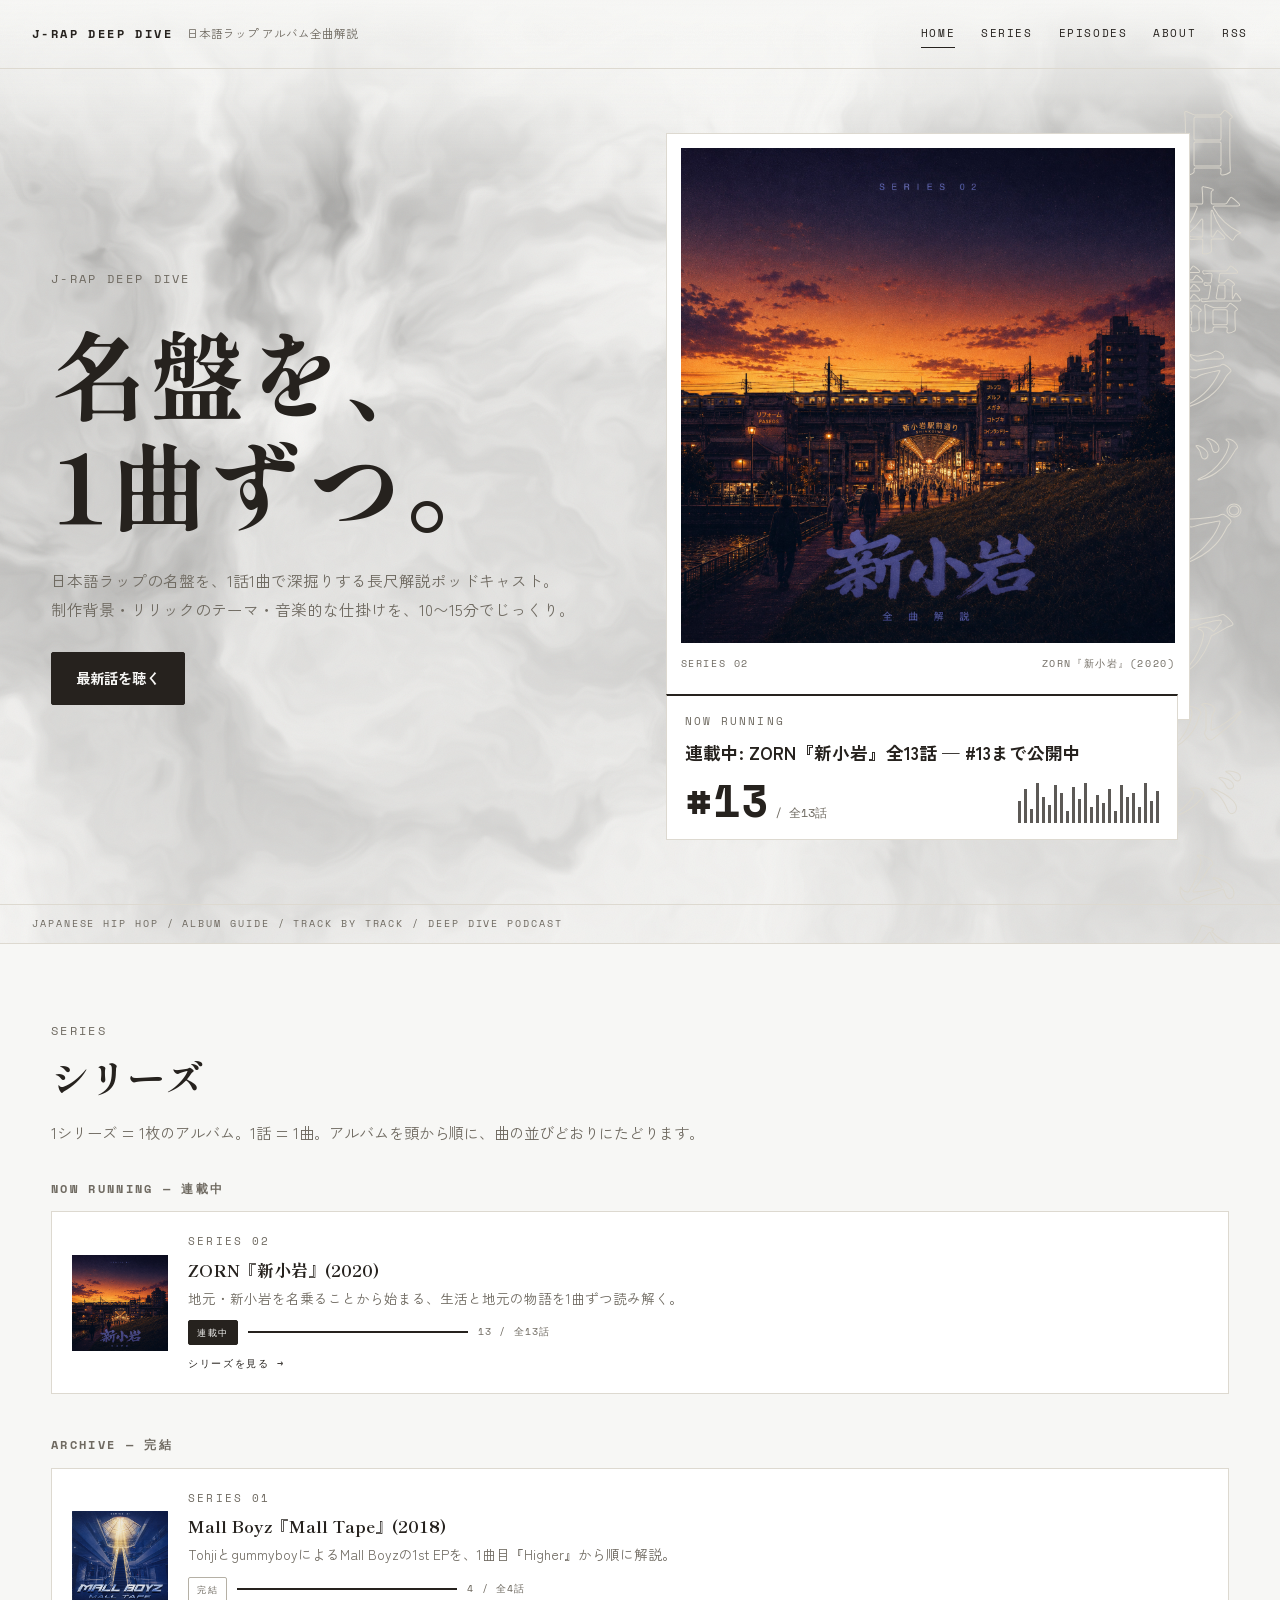
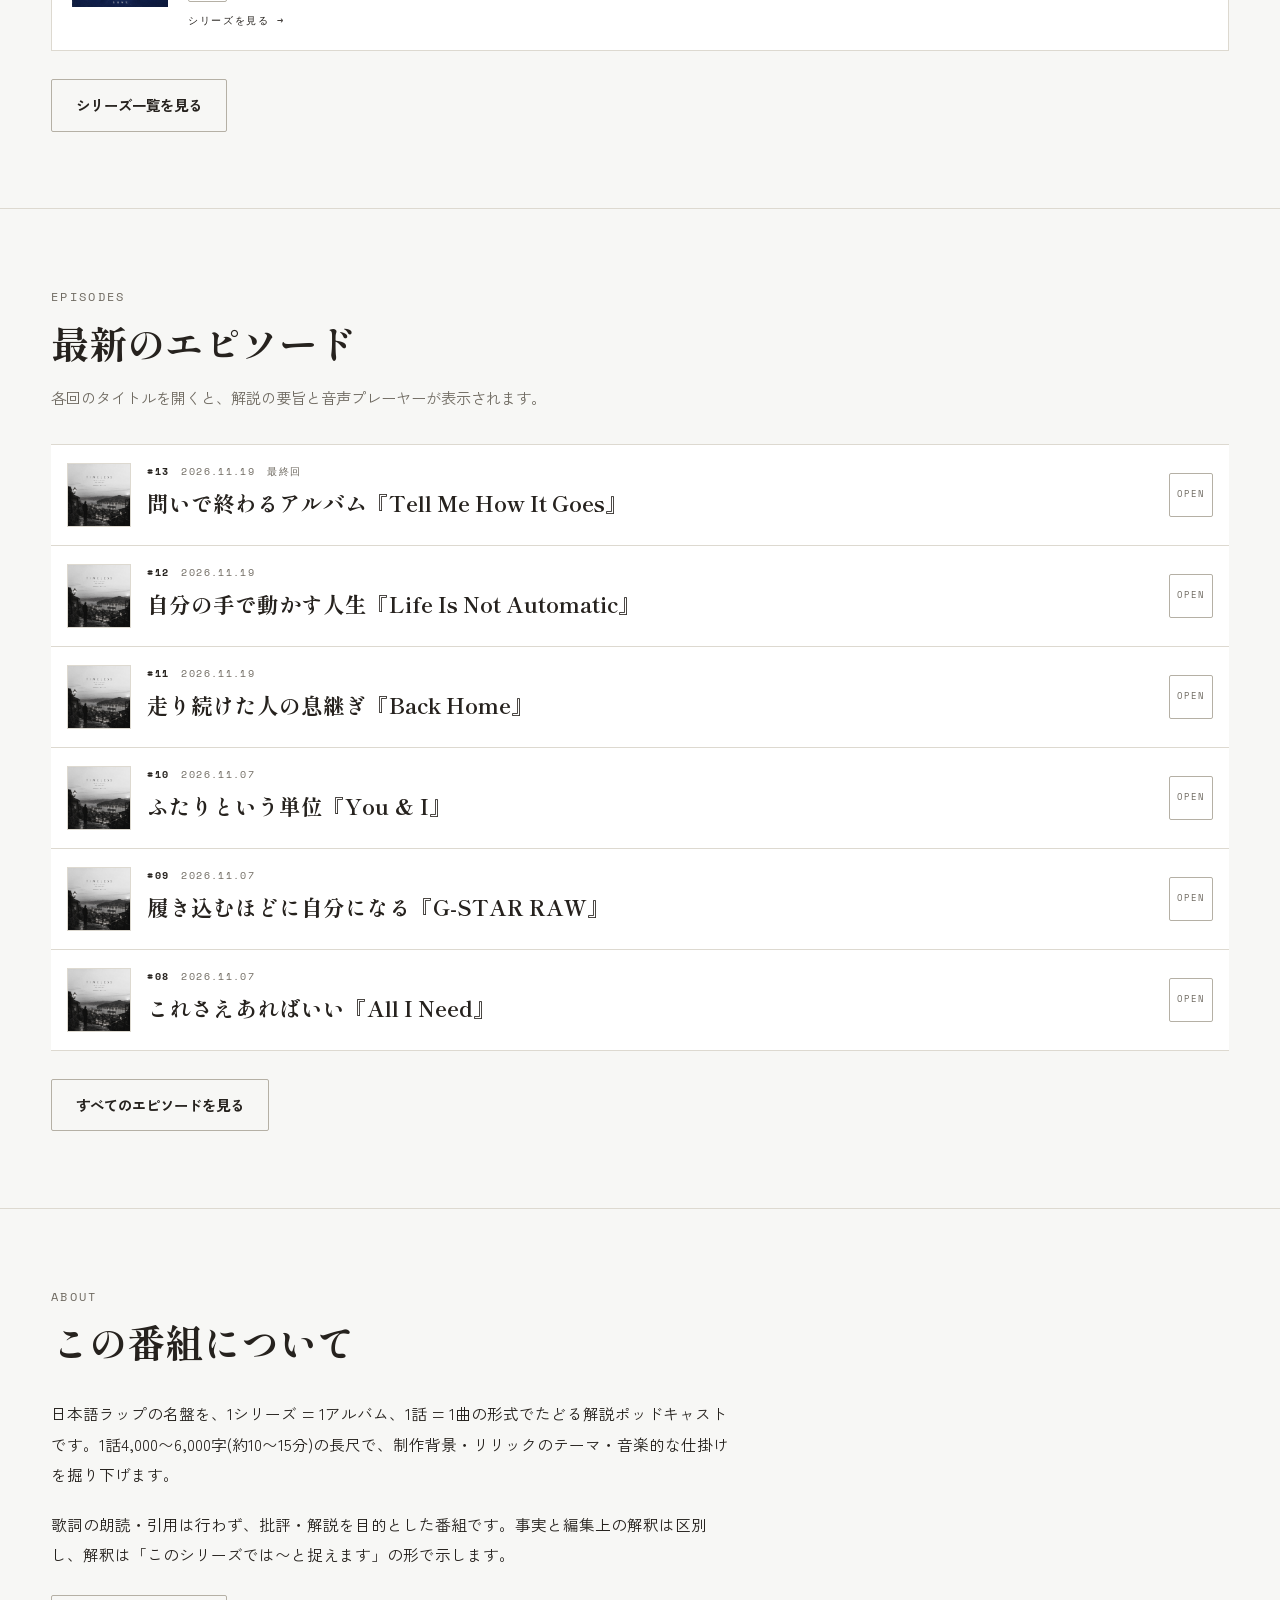
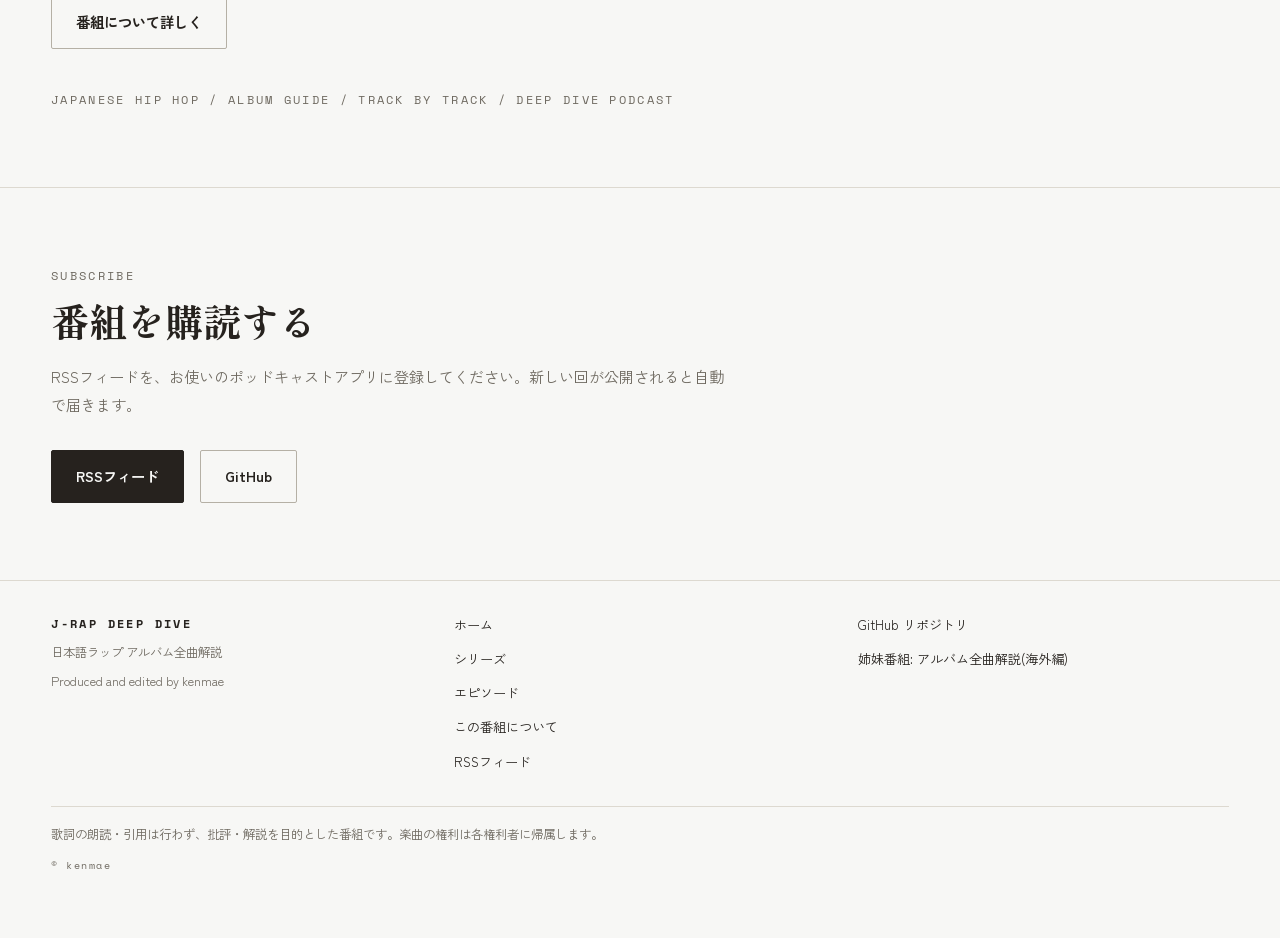
<file: docs/index.html>
<!DOCTYPE html>
<html lang="ja" data-base="./">
<head>
<meta charset="UTF-8">
<meta name="viewport" content="width=device-width, initial-scale=1.0">
<title>日本語ラップ アルバム全曲解説 - 名盤を、1曲ずつ。</title>
<meta name="description" content="日本語ラップの名盤を1話1曲で深掘り解説するポッドキャスト。制作背景・リリックのテーマ・音楽的な仕掛けを、1話10〜15分でじっくり読み解きます。第1弾はMall Boyz『Mall Tape』、第2弾はZORN『新小岩』。">
<meta property="og:type" content="website">
<meta property="og:title" content="日本語ラップ アルバム全曲解説 | J-RAP DEEP DIVE">
<meta property="og:description" content="日本語ラップの名盤を1話1曲で深掘り解説するポッドキャスト。制作背景・リリックのテーマ・音楽的な仕掛けを、1話10〜15分でじっくり読み解きます。">
<meta property="og:image" content="https://kenmae-arch.github.io/podcast_automation_jrap/cover-v2.jpg">
<meta property="og:url" content="https://kenmae-arch.github.io/podcast_automation_jrap/">
<meta name="twitter:card" content="summary_large_image">
<link rel="canonical" href="https://kenmae-arch.github.io/podcast_automation_jrap/">
<link rel="alternate" type="application/rss+xml" title="RSS" href="feed.xml">
<link rel="icon" href="cover-v2.jpg">
<link rel="preconnect" href="https://fonts.googleapis.com">
<link rel="preconnect" href="https://fonts.gstatic.com" crossorigin>
<link rel="stylesheet" href="https://fonts.googleapis.com/css2?family=Shippori+Mincho+B1:wght@600;700;800&family=Space+Mono:wght@400;700&family=Zen+Kaku+Gothic+New:wght@400;500;700&display=swap">
<link rel="stylesheet" href="site-assets/site.css">
</head>
<body>

<a class="skip-link" href="#main">本文へスキップ</a>

<div class="hero">
  <div class="hero__ink" data-ink-smoke data-ink-strength="0.6" aria-hidden="true"></div>
  <div class="hero__scrim" aria-hidden="true"></div>
  <div class="hero__grain" aria-hidden="true"></div>

  <header class="site-header">
    <a class="brand" href="./">
      <span class="brand__mark">J-RAP DEEP DIVE</span>
      <span class="brand__name">日本語ラップ アルバム全曲解説</span>
    </a>
    <nav class="site-nav" aria-label="メインナビゲーション">
      <a href="./" aria-current="page">HOME</a>
      <a href="series/">SERIES</a>
      <a href="episodes/">EPISODES</a>
      <a href="about/">ABOUT</a>
      <a href="feed.xml">RSS</a>
    </nav>
    <button class="menu-toggle" type="button" data-menu-toggle aria-expanded="false" aria-controls="mobile-menu" aria-label="メニューを開く">
      <span class="menu-toggle__bars" aria-hidden="true"><span></span><span></span><span></span><span></span></span>
      <span class="menu-toggle__label" aria-hidden="true">MENU</span>
    </button>
  </header>

  <main class="hero__main" id="main">
    <div class="hero__col">
      <div class="hero__kicker" data-enter style="--enter-delay:0ms">J-RAP DEEP DIVE</div>
      <h1 class="hero__title" data-enter style="--enter-delay:120ms"><span class="nb">名盤を、</span><wbr><span class="nb">1曲ずつ。</span></h1>
      <p class="hero__lead" data-enter style="--enter-delay:280ms"><span class="nb">日本語ラップの名盤を、</span><span class="nb">1話1曲で深掘りする</span><span class="nb">長尺解説ポッドキャスト。</span><span class="nb">制作背景・リリックのテーマ・</span><span class="nb">音楽的な仕掛けを、</span><span class="nb">10〜15分でじっくり。</span></p>
      <div class="hero__actions" data-enter style="--enter-delay:420ms">
        <a class="btn" href="#episodes">最新話を聴く</a>
      </div>
    </div>

    <div class="hero__aside" data-enter style="--enter-delay:300ms">
      <div class="hero__ghost" aria-hidden="true">日本語ラップ アルバム全曲解説</div>

      <div class="art-card">
        <img class="art-card__img" src="art/shinkoiwa.jpg" width="600" height="600"
             alt="『新小岩』シリーズアートワーク。夕焼けの新小岩駅前通り商店街のアーケードと、高架を走る黄色い総武線">
        <div class="art-card__meta">
          <span data-hero-series-no>SERIES 02</span>
          <span data-hero-series-title>ZORN『新小岩』(2020)</span>
        </div>
      </div>

      <div class="plate">
        <div class="plate__label">NOW RUNNING</div>
        <div class="plate__headline" data-hero-headline>連載中: ZORN『新小岩』全13話 — #11まで公開中</div>
        <div class="plate__foot">
          <div class="counter">
            <span class="counter__num" data-countup data-hero-count>#11</span>
            <span class="counter__total" data-hero-total>/ 全13話</span>
          </div>
          <div class="waveform" data-waveform aria-hidden="true"></div>
        </div>
      </div>
    </div>
  </main>

  <div class="hero__keywords">Japanese Hip Hop / Album Guide / Track by Track / Deep Dive Podcast</div>
</div>

<section class="section" id="series">
  <div class="container">
    <div class="section__head reveal">
      <div class="label">Series</div>
      <h2 class="section__title">シリーズ</h2>
      <p class="section__lead">1シリーズ = 1枚のアルバム。1話 = 1曲。アルバムを頭から順に、曲の並びどおりにたどります。</p>
    </div>

    <div class="reveal" style="--reveal-delay:80ms">
      <h3 class="label" style="margin-bottom:12px">Now Running — 連載中</h3>
      <div class="series-list" data-series-running>
        <p class="empty">読み込み中…</p>
      </div>
    </div>

    <div class="reveal" style="--reveal-delay:160ms; margin-top:40px">
      <h3 class="label" style="margin-bottom:12px">Archive — 完結</h3>
      <div class="series-list" data-series-completed></div>
    </div>

    <p style="margin-top:28px">
      <a class="btn btn--ghost" href="series/">シリーズ一覧を見る</a>
    </p>
  </div>
</section>

<section class="section" id="episodes">
  <div class="container">
    <div class="section__head reveal">
      <div class="label">Episodes</div>
      <h2 class="section__title">最新のエピソード</h2>
      <p class="section__lead">各回のタイトルを開くと、解説の要旨と音声プレーヤーが表示されます。</p>
    </div>

    <div class="episode-list" data-episodes-latest>
      <p class="empty">エピソードを読み込み中…</p>
    </div>

    <p style="margin-top:28px">
      <a class="btn btn--ghost" href="episodes/">すべてのエピソードを見る</a>
    </p>
  </div>
</section>

<section class="section" id="about">
  <div class="container">
    <div class="section__head reveal">
      <div class="label">About</div>
      <h2 class="section__title">この番組について</h2>
    </div>

    <div class="prose reveal" style="--reveal-delay:80ms">
      <p>日本語ラップの名盤を、1シリーズ = 1アルバム、1話 = 1曲の形式でたどる解説ポッドキャストです。1話4,000〜6,000字(約10〜15分)の長尺で、制作背景・リリックのテーマ・音楽的な仕掛けを掘り下げます。</p>
      <p>歌詞の朗読・引用は行わず、批評・解説を目的とした番組です。事実と編集上の解釈は区別し、解釈は「このシリーズでは〜と捉えます」の形で示します。</p>
      <p style="margin-top:24px">
        <a class="btn btn--ghost" href="about/">番組について詳しく</a>
      </p>
    </div>

    <p class="label" style="margin-top:40px">Japanese Hip Hop / Album Guide / Track by Track / Deep Dive Podcast</p>
  </div>
</section>

<section class="section" id="subscribe">
  <div class="container">
    <div class="section__head reveal">
      <div class="label">Subscribe</div>
      <h2 class="section__title">番組を購読する</h2>
      <p class="section__lead">RSSフィードを、お使いのポッドキャストアプリに登録してください。新しい回が公開されると自動で届きます。</p>
    </div>
    <div class="subscribe reveal" style="--reveal-delay:80ms">
      <a class="btn" href="feed.xml">RSSフィード</a>
      <a class="btn btn--ghost" href="https://github.com/kenmae-arch/podcast_automation_jrap">GitHub</a>
    </div>
  </div>
</section>

<footer class="site-footer">
  <div class="site-footer__grid">
    <div>
      <div class="site-footer__mark">J-RAP DEEP DIVE</div>
      <div class="site-footer__name">日本語ラップ アルバム全曲解説</div>
      <div class="site-footer__name">Produced and edited by kenmae</div>
    </div>
    <nav class="site-footer__links" aria-label="フッターナビゲーション">
      <a href="./">ホーム</a>
      <a href="series/">シリーズ</a>
      <a href="episodes/">エピソード</a>
      <a href="about/">この番組について</a>
      <a href="feed.xml">RSSフィード</a>
    </nav>
    <nav class="site-footer__links" aria-label="関連リンク">
      <a href="https://github.com/kenmae-arch/podcast_automation_jrap">GitHub リポジトリ</a>
      <a href="https://kenmae-arch.github.io/podcast_automation_music/">姉妹番組: アルバム全曲解説(海外編)</a>
    </nav>
  </div>
  <p class="site-footer__rights">歌詞の朗読・引用は行わず、批評・解説を目的とした番組です。楽曲の権利は各権利者に帰属します。</p>
  <div class="site-footer__copy">© kenmae</div>
</footer>

<div class="menu-overlay" id="mobile-menu" data-menu hidden>
  <div class="menu-overlay__top">
    <span class="brand__mark">J-RAP DEEP DIVE</span>
    <button class="menu-overlay__close" type="button" data-menu-close aria-label="メニューを閉じる">CLOSE</button>
  </div>
  <nav class="menu-overlay__nav" aria-label="モバイルナビゲーション">
    <a href="./"><span class="menu-overlay__num">01</span><span class="menu-overlay__ja">ホーム</span><span class="menu-overlay__en">HOME</span></a>
    <a href="series/"><span class="menu-overlay__num">02</span><span class="menu-overlay__ja">シリーズ</span><span class="menu-overlay__en">SERIES</span></a>
    <a href="episodes/"><span class="menu-overlay__num">03</span><span class="menu-overlay__ja">エピソード</span><span class="menu-overlay__en">EPISODES</span></a>
    <a href="about/"><span class="menu-overlay__num">04</span><span class="menu-overlay__ja">この番組について</span><span class="menu-overlay__en">ABOUT</span></a>
    <a href="feed.xml"><span class="menu-overlay__num">05</span><span class="menu-overlay__ja">RSSで購読</span><span class="menu-overlay__en">RSS</span></a>
  </nav>
  <div class="menu-overlay__foot" data-hero-headline>連載中: ZORN『新小岩』全13話 — #11まで公開中</div>
</div>

<script src="site-assets/site.js"></script>
<script>
JRAP.loadData().then(function (data) {
  var running = data.series.filter(function (s) { return s.status === "running"; });
  var completed = data.series.filter(function (s) { return s.status !== "running"; });

  function fill(selector, list) {
    var box = document.querySelector(selector);
    if (!box) return;
    box.innerHTML = "";
    if (!list.length) {
      box.appendChild(JRAP.el("p", "empty", "該当するシリーズはありません。"));
      return;
    }
    list.forEach(function (s) { box.appendChild(JRAP.renderSeriesCard(s)); });
  }
  fill("[data-series-running]", running);
  fill("[data-series-completed]", completed);

  /* ヒーローの看板は連載中シリーズの実データで上書きする(静的値は保険) */
  var lead = running[0] || data.series[0];
  if (lead) {
    var headline = "連載中: " + lead.artist + "『" + lead.album + "』全" +
                   lead.total_tracks + "話 — #" + lead.published + "まで公開中";
    document.querySelectorAll("[data-hero-headline]").forEach(function (n) {
      n.textContent = headline;
    });
    var no = document.querySelector("[data-hero-series-no]");
    if (no) no.textContent = "SERIES " + lead.number;
    var title = document.querySelector("[data-hero-series-title]");
    if (title) title.textContent = JRAP.seriesTitle(lead);
    var total = document.querySelector("[data-hero-total]");
    if (total) total.textContent = "/ 全" + lead.total_tracks + "話";
    var count = document.querySelector("[data-hero-count]");
    if (count && count.textContent !== "#" + lead.published) {
      count.textContent = "#" + lead.published;
      JRAP.countUp(count);
    }
  }

  /* 新しい順に6件。全話は episodes/ で */
  var latest = data.episodes.slice().sort(function (a, b) {
    return (b.published || "").localeCompare(a.published || "");
  });
  JRAP.renderEpisodes(document.querySelector("[data-episodes-latest]"), latest, {
    limit: 6, showSeries: true
  });

  JRAP.initReveal();
}).catch(function () {
  var box = document.querySelector("[data-episodes-latest]");
  if (box) box.innerHTML = '<p class="empty">エピソードを読み込めませんでした。RSSフィードからお聴きいただけます。</p>';
  var run = document.querySelector("[data-series-running]");
  if (run) run.innerHTML = '<p class="empty">シリーズ情報を読み込めませんでした。</p>';
});
</script>
</body>
</html>
</file>
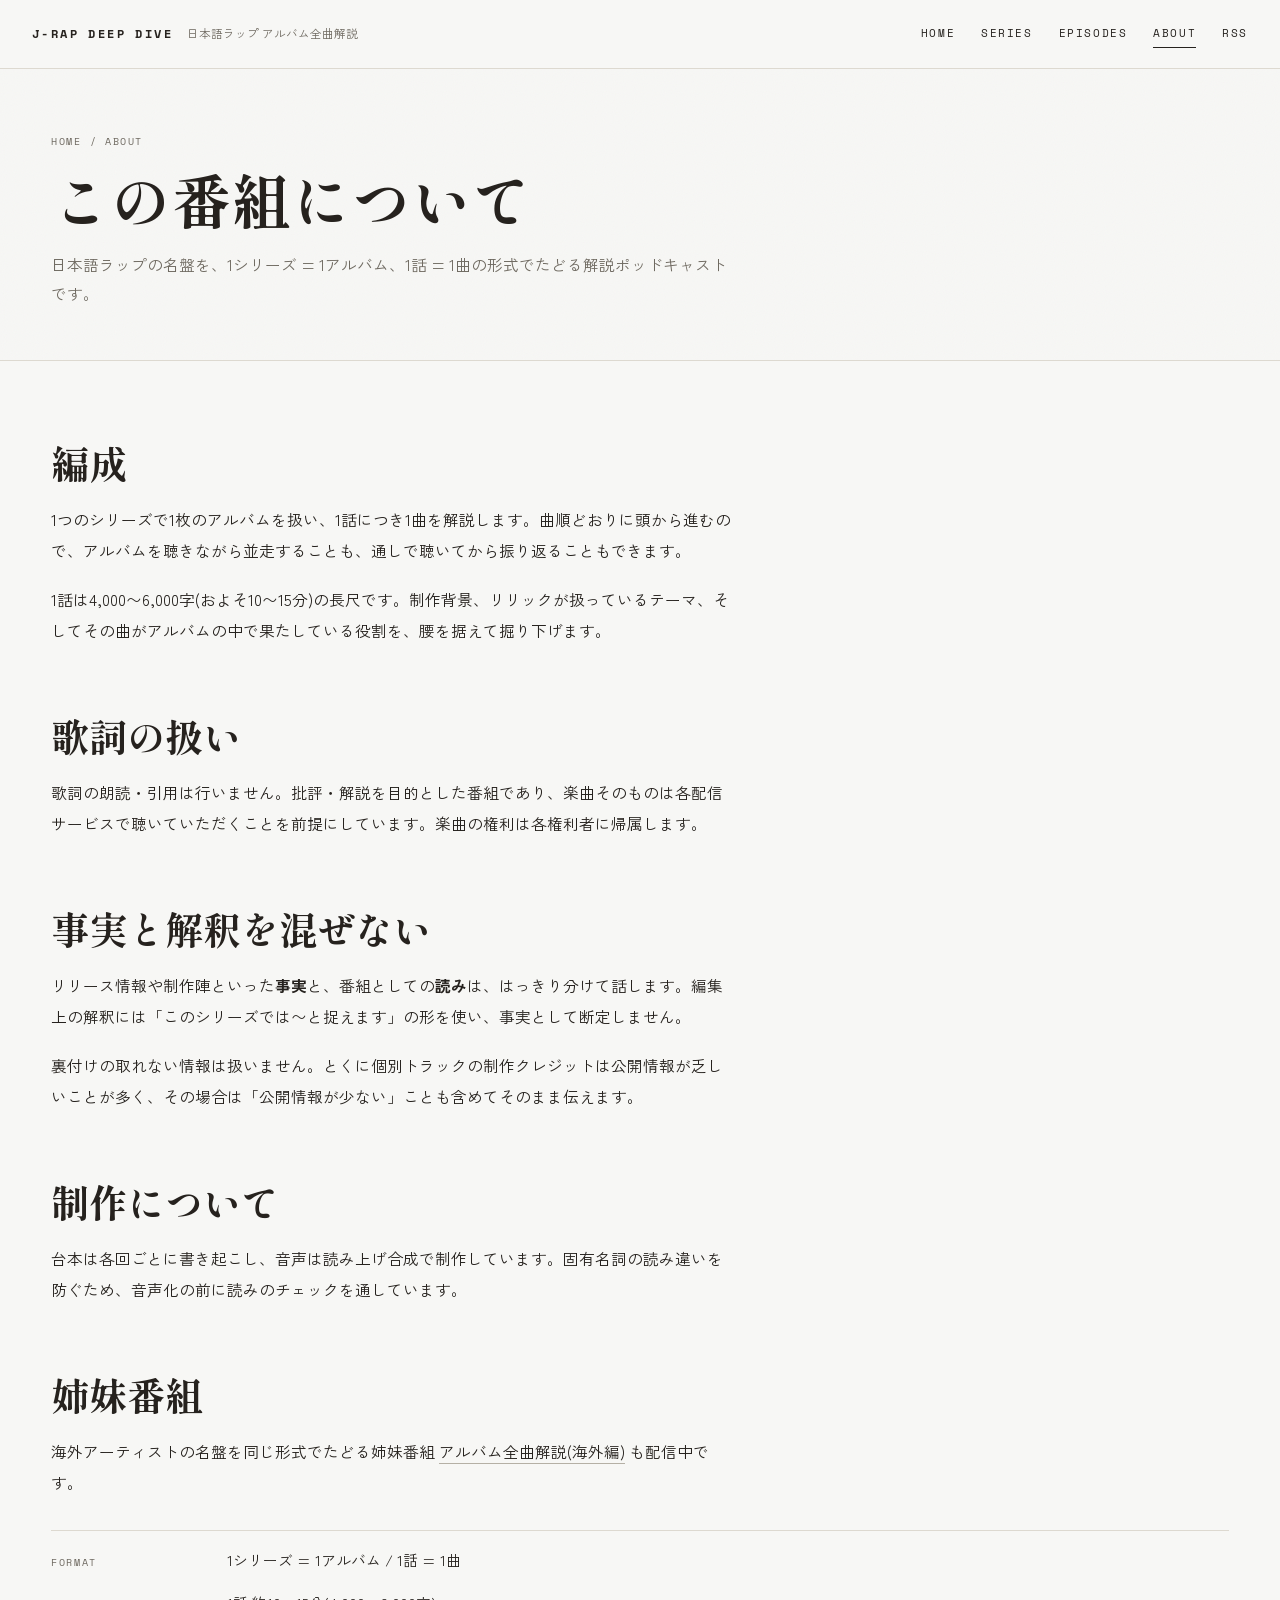
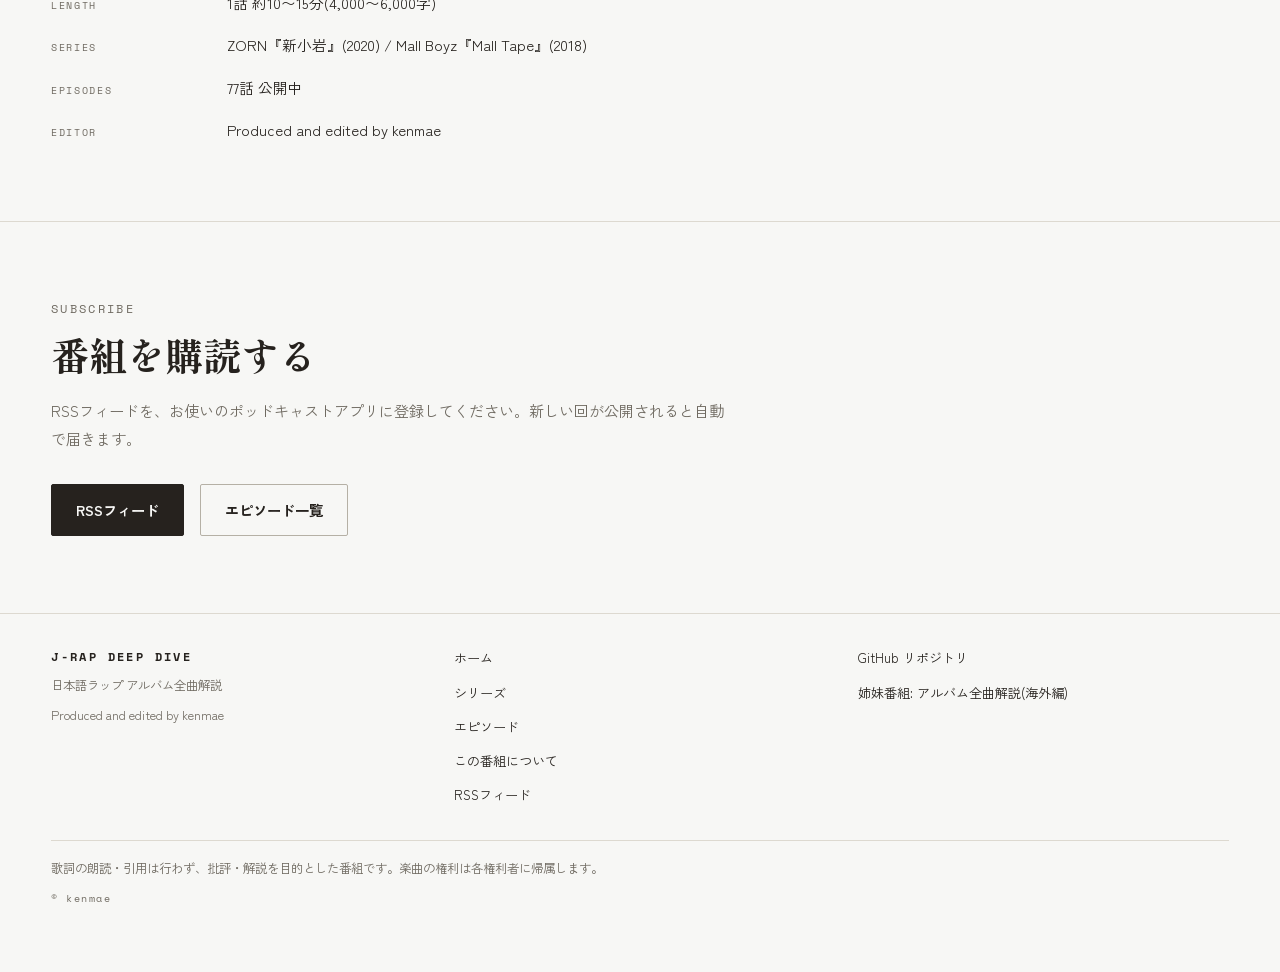
<file: docs/about/index.html>
<!DOCTYPE html>
<html lang="ja" data-base="../">
<head>
<meta charset="UTF-8">
<meta name="viewport" content="width=device-width, initial-scale=1.0">
<title>この番組について - 日本語ラップ アルバム全曲解説</title>
<meta name="description" content="日本語ラップ アルバム全曲解説の番組紹介。1シリーズ1アルバム・1話1曲の編成、歌詞の扱い、事実と解釈の区別といった制作方針をまとめています。">
<meta property="og:type" content="website">
<meta property="og:title" content="この番組について | J-RAP DEEP DIVE">
<meta property="og:description" content="1シリーズ1アルバム・1話1曲の編成、歌詞の扱い、事実と解釈の区別といった制作方針をまとめています。">
<meta property="og:image" content="https://kenmae-arch.github.io/podcast_automation_jrap/cover-v2.jpg">
<link rel="canonical" href="https://kenmae-arch.github.io/podcast_automation_jrap/about/">
<link rel="alternate" type="application/rss+xml" title="RSS" href="../feed.xml">
<link rel="icon" href="../cover-v2.jpg">
<link rel="preconnect" href="https://fonts.googleapis.com">
<link rel="preconnect" href="https://fonts.gstatic.com" crossorigin>
<link rel="stylesheet" href="https://fonts.googleapis.com/css2?family=Shippori+Mincho+B1:wght@600;700;800&family=Space+Mono:wght@400;700&family=Zen+Kaku+Gothic+New:wght@400;500;700&display=swap">
<link rel="stylesheet" href="../site-assets/site.css">
</head>
<body>

<a class="skip-link" href="#main">本文へスキップ</a>

<header class="site-header">
  <a class="brand" href="../">
    <span class="brand__mark">J-RAP DEEP DIVE</span>
    <span class="brand__name">日本語ラップ アルバム全曲解説</span>
  </a>
  <nav class="site-nav" aria-label="メインナビゲーション">
    <a href="../">HOME</a>
    <a href="../series/">SERIES</a>
    <a href="../episodes/">EPISODES</a>
    <a href="./" aria-current="page">ABOUT</a>
    <a href="../feed.xml">RSS</a>
  </nav>
  <button class="menu-toggle" type="button" data-menu-toggle aria-expanded="false" aria-controls="mobile-menu" aria-label="メニューを開く">
    <span class="menu-toggle__bars" aria-hidden="true"><span></span><span></span><span></span><span></span></span>
    <span class="menu-toggle__label" aria-hidden="true">MENU</span>
  </button>
</header>

<main id="main">
  <div class="page-head">
    <div class="page-head__grain" aria-hidden="true"></div>
    <div class="page-head__inner">
      <nav class="breadcrumb" aria-label="パンくずリスト">
        <a href="../">HOME</a><span aria-hidden="true">/</span><span>ABOUT</span>
      </nav>
      <h1 class="page-head__title" data-enter><span class="nb">この番組に</span><wbr><span class="nb">ついて</span></h1>
      <p class="page-head__lead" data-enter style="--enter-delay:120ms">日本語ラップの名盤を、1シリーズ = 1アルバム、1話 = 1曲の形式でたどる解説ポッドキャストです。</p>
    </div>
  </div>

  <section class="section">
    <div class="container">
      <div class="prose reveal">
        <h2>編成</h2>
        <p>1つのシリーズで1枚のアルバムを扱い、1話につき1曲を解説します。曲順どおりに頭から進むので、アルバムを聴きながら並走することも、通しで聴いてから振り返ることもできます。</p>
        <p>1話は4,000〜6,000字(およそ10〜15分)の長尺です。制作背景、リリックが扱っているテーマ、そしてその曲がアルバムの中で果たしている役割を、腰を据えて掘り下げます。</p>

        <h2>歌詞の扱い</h2>
        <p>歌詞の朗読・引用は行いません。批評・解説を目的とした番組であり、楽曲そのものは各配信サービスで聴いていただくことを前提にしています。楽曲の権利は各権利者に帰属します。</p>

        <h2>事実と解釈を混ぜない</h2>
        <p>リリース情報や制作陣といった<strong>事実</strong>と、番組としての<strong>読み</strong>は、はっきり分けて話します。編集上の解釈には「このシリーズでは〜と捉えます」の形を使い、事実として断定しません。</p>
        <p>裏付けの取れない情報は扱いません。とくに個別トラックの制作クレジットは公開情報が乏しいことが多く、その場合は「公開情報が少ない」ことも含めてそのまま伝えます。</p>

        <h2>制作について</h2>
        <p>台本は各回ごとに書き起こし、音声は読み上げ合成で制作しています。固有名詞の読み違いを防ぐため、音声化の前に読みのチェックを通しています。</p>

        <h2>姉妹番組</h2>
        <p>海外アーティストの名盤を同じ形式でたどる姉妹番組 <a href="https://kenmae-arch.github.io/podcast_automation_music/">アルバム全曲解説(海外編)</a> も配信中です。</p>
      </div>

      <div class="definition reveal" style="--reveal-delay:80ms">
        <div class="definition__row">
          <div class="definition__key">FORMAT</div>
          <div class="definition__val">1シリーズ = 1アルバム / 1話 = 1曲</div>
        </div>
        <div class="definition__row">
          <div class="definition__key">LENGTH</div>
          <div class="definition__val">1話 約10〜15分(4,000〜6,000字)</div>
        </div>
        <div class="definition__row">
          <div class="definition__key">SERIES</div>
          <div class="definition__val" data-about-series>—</div>
        </div>
        <div class="definition__row">
          <div class="definition__key">EPISODES</div>
          <div class="definition__val" data-about-episodes>—</div>
        </div>
        <div class="definition__row">
          <div class="definition__key">EDITOR</div>
          <div class="definition__val">Produced and edited by kenmae</div>
        </div>
      </div>
    </div>
  </section>

  <section class="section">
    <div class="container">
      <div class="section__head reveal">
        <div class="label">Subscribe</div>
        <h2 class="section__title">番組を購読する</h2>
        <p class="section__lead">RSSフィードを、お使いのポッドキャストアプリに登録してください。新しい回が公開されると自動で届きます。</p>
      </div>
      <div class="subscribe reveal" style="--reveal-delay:80ms">
        <a class="btn" href="../feed.xml">RSSフィード</a>
        <a class="btn btn--ghost" href="../episodes/">エピソード一覧</a>
      </div>
    </div>
  </section>
</main>

<footer class="site-footer">
  <div class="site-footer__grid">
    <div>
      <div class="site-footer__mark">J-RAP DEEP DIVE</div>
      <div class="site-footer__name">日本語ラップ アルバム全曲解説</div>
      <div class="site-footer__name">Produced and edited by kenmae</div>
    </div>
    <nav class="site-footer__links" aria-label="フッターナビゲーション">
      <a href="../">ホーム</a>
      <a href="../series/">シリーズ</a>
      <a href="../episodes/">エピソード</a>
      <a href="./">この番組について</a>
      <a href="../feed.xml">RSSフィード</a>
    </nav>
    <nav class="site-footer__links" aria-label="関連リンク">
      <a href="https://github.com/kenmae-arch/podcast_automation_jrap">GitHub リポジトリ</a>
      <a href="https://kenmae-arch.github.io/podcast_automation_music/">姉妹番組: アルバム全曲解説(海外編)</a>
    </nav>
  </div>
  <p class="site-footer__rights">歌詞の朗読・引用は行わず、批評・解説を目的とした番組です。楽曲の権利は各権利者に帰属します。</p>
  <div class="site-footer__copy">© kenmae</div>
</footer>

<div class="menu-overlay" id="mobile-menu" data-menu hidden>
  <div class="menu-overlay__top">
    <span class="brand__mark">J-RAP DEEP DIVE</span>
    <button class="menu-overlay__close" type="button" data-menu-close aria-label="メニューを閉じる">CLOSE</button>
  </div>
  <nav class="menu-overlay__nav" aria-label="モバイルナビゲーション">
    <a href="../"><span class="menu-overlay__num">01</span><span class="menu-overlay__ja">ホーム</span><span class="menu-overlay__en">HOME</span></a>
    <a href="../series/"><span class="menu-overlay__num">02</span><span class="menu-overlay__ja">シリーズ</span><span class="menu-overlay__en">SERIES</span></a>
    <a href="../episodes/"><span class="menu-overlay__num">03</span><span class="menu-overlay__ja">エピソード</span><span class="menu-overlay__en">EPISODES</span></a>
    <a href="./"><span class="menu-overlay__num">04</span><span class="menu-overlay__ja">この番組について</span><span class="menu-overlay__en">ABOUT</span></a>
    <a href="../feed.xml"><span class="menu-overlay__num">05</span><span class="menu-overlay__ja">RSSで購読</span><span class="menu-overlay__en">RSS</span></a>
  </nav>
  <div class="menu-overlay__foot">名盤を、1曲ずつ。</div>
</div>

<script src="../site-assets/site.js"></script>
<script>
JRAP.loadData().then(function (data) {
  var series = document.querySelector("[data-about-series]");
  if (series) {
    series.textContent = data.series.map(function (s) {
      return JRAP.seriesTitle(s);
    }).join(" / ");
  }
  var eps = document.querySelector("[data-about-episodes]");
  if (eps) eps.textContent = data.episodes.length + "話 公開中";
  JRAP.initReveal();
}).catch(function () {
  /* 読めなくてもページの本文は成立するので、プレースホルダの行だけ畳む */
  document.querySelectorAll("[data-about-series],[data-about-episodes]").forEach(function (n) {
    n.closest(".definition__row").remove();
  });
});
</script>
</body>
</html>
</file>
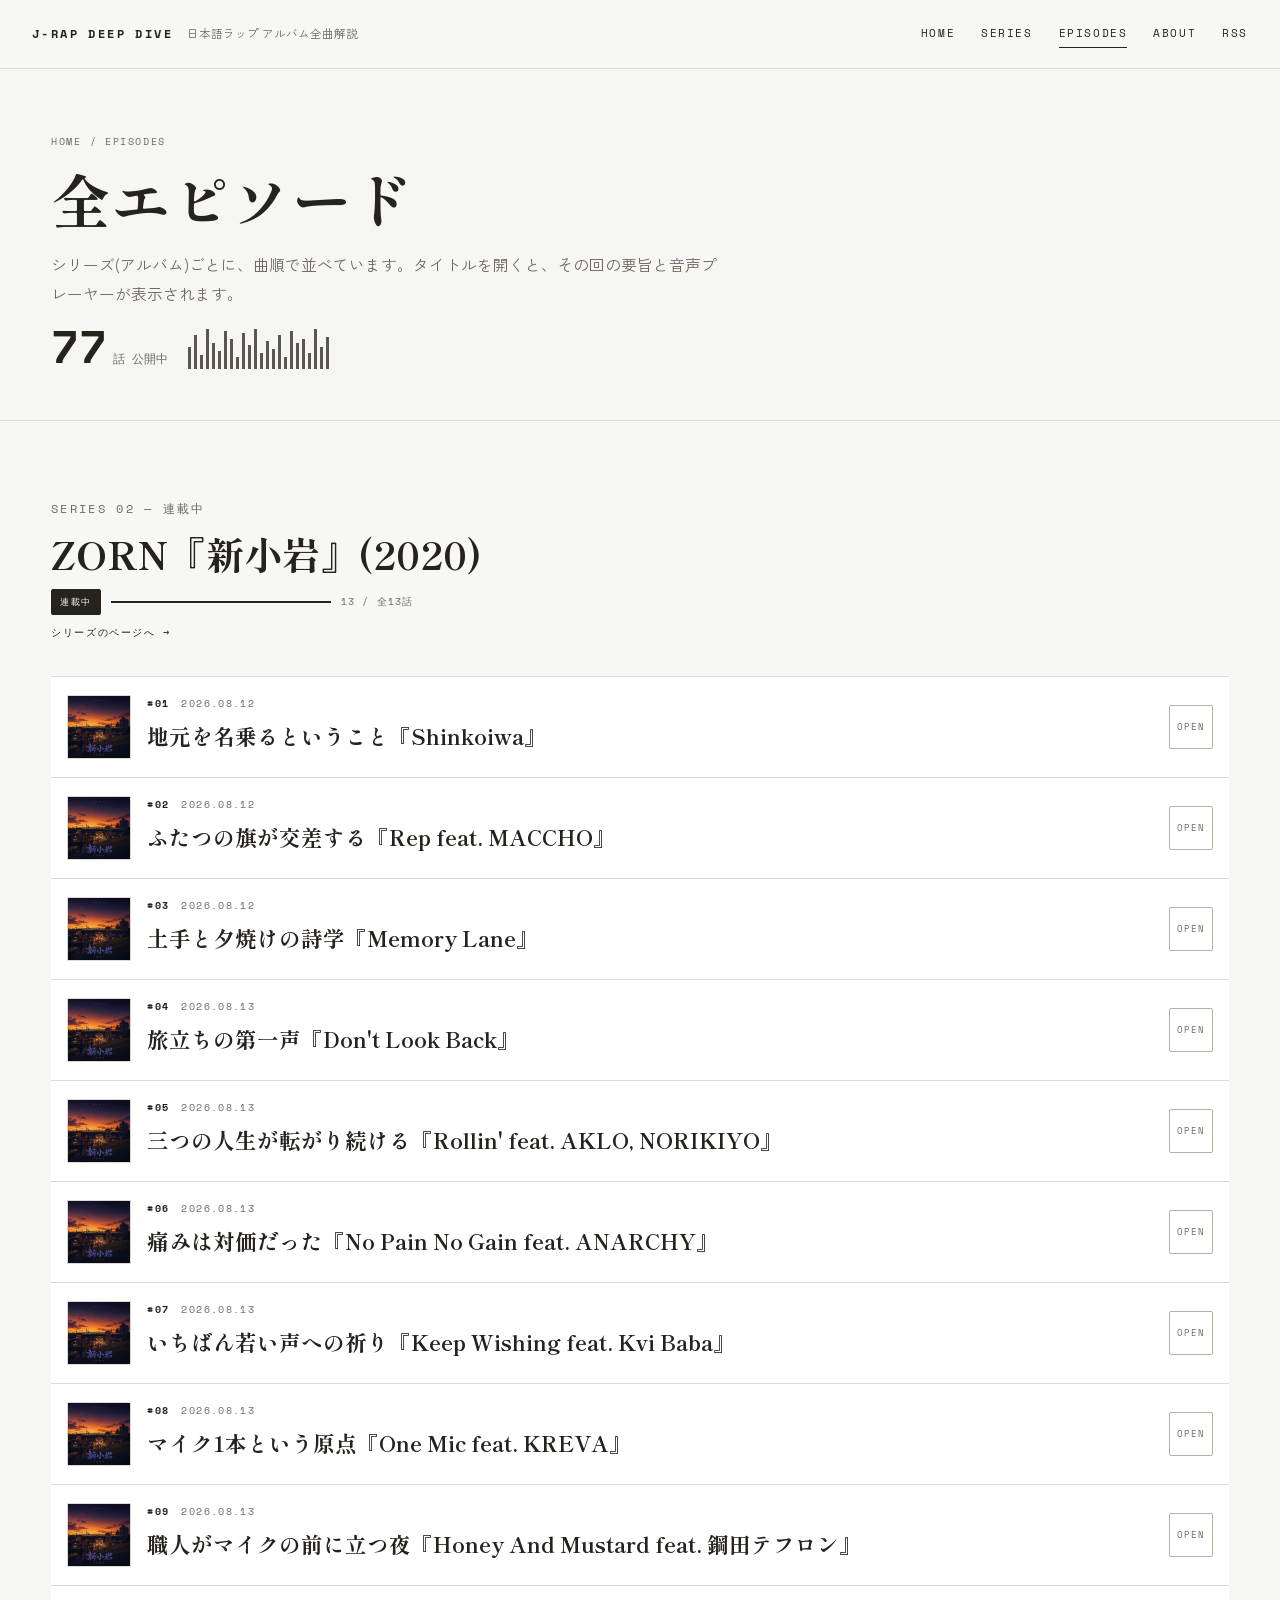
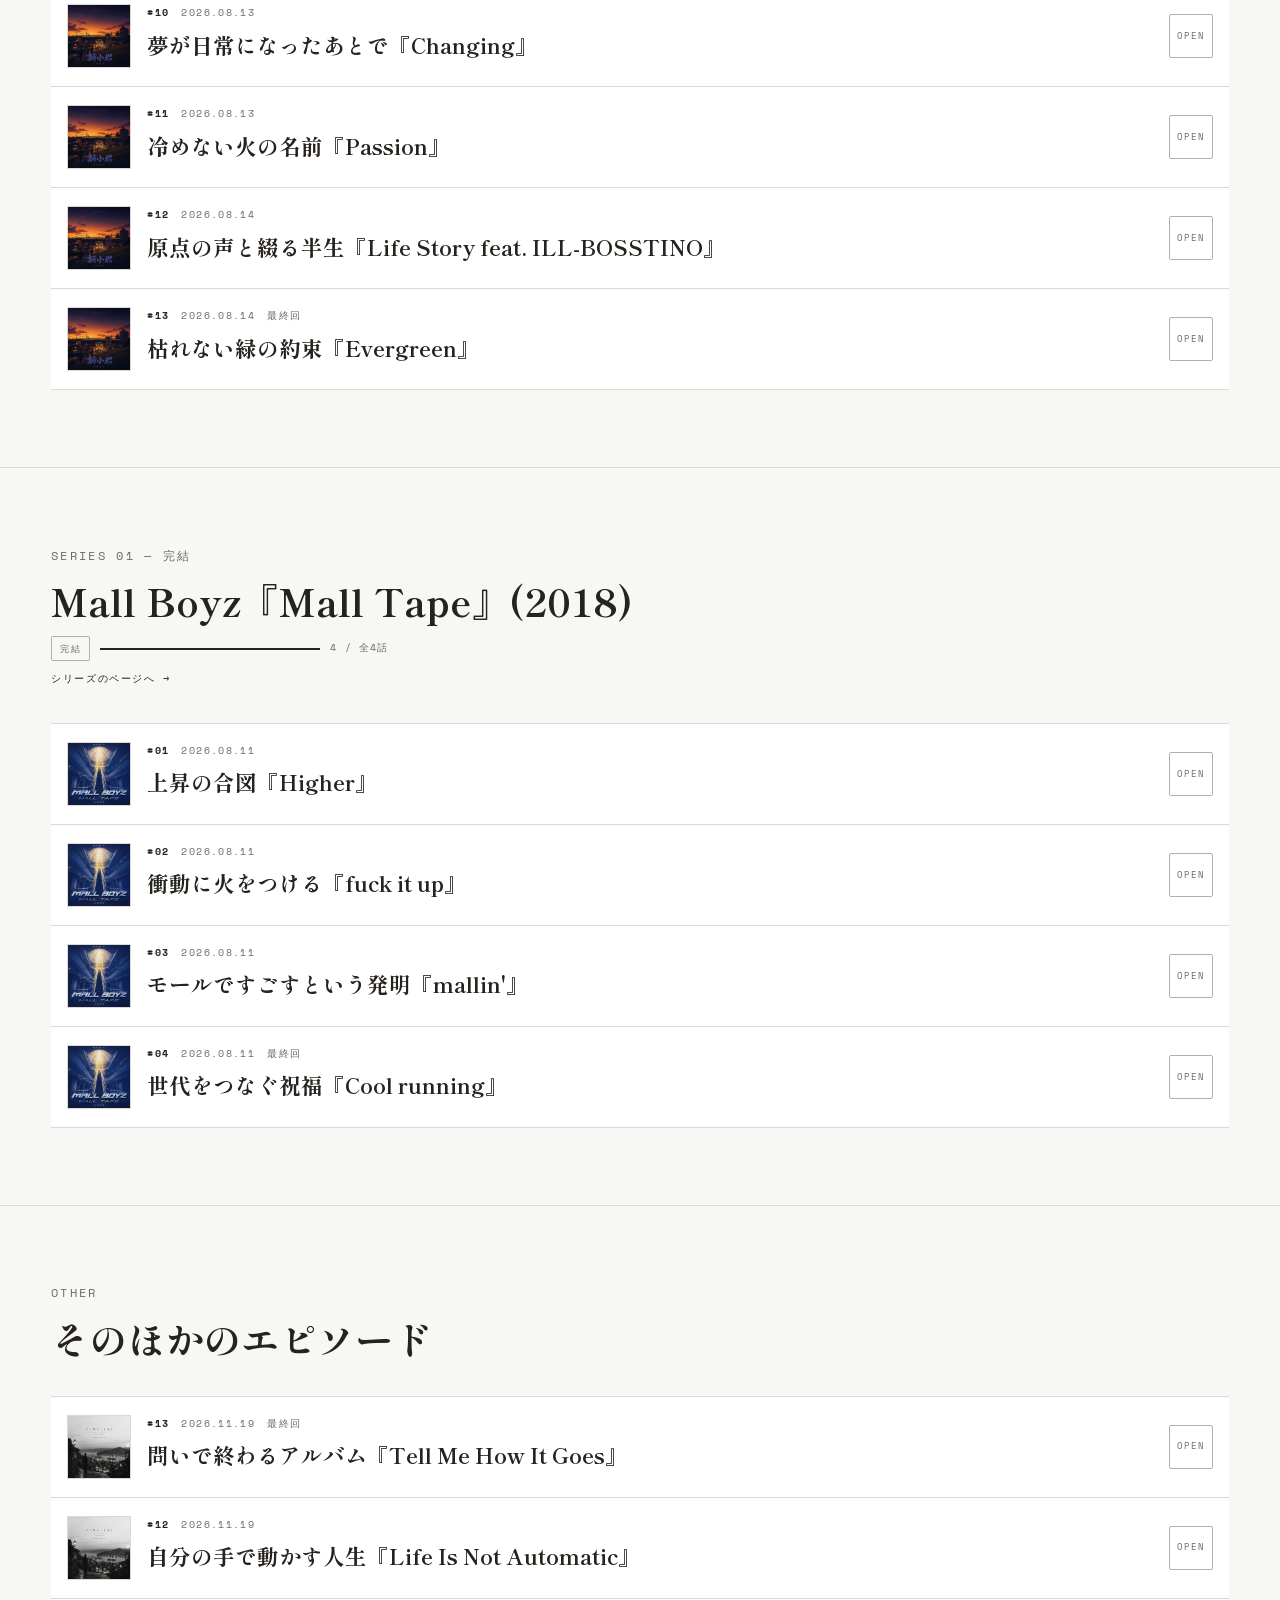
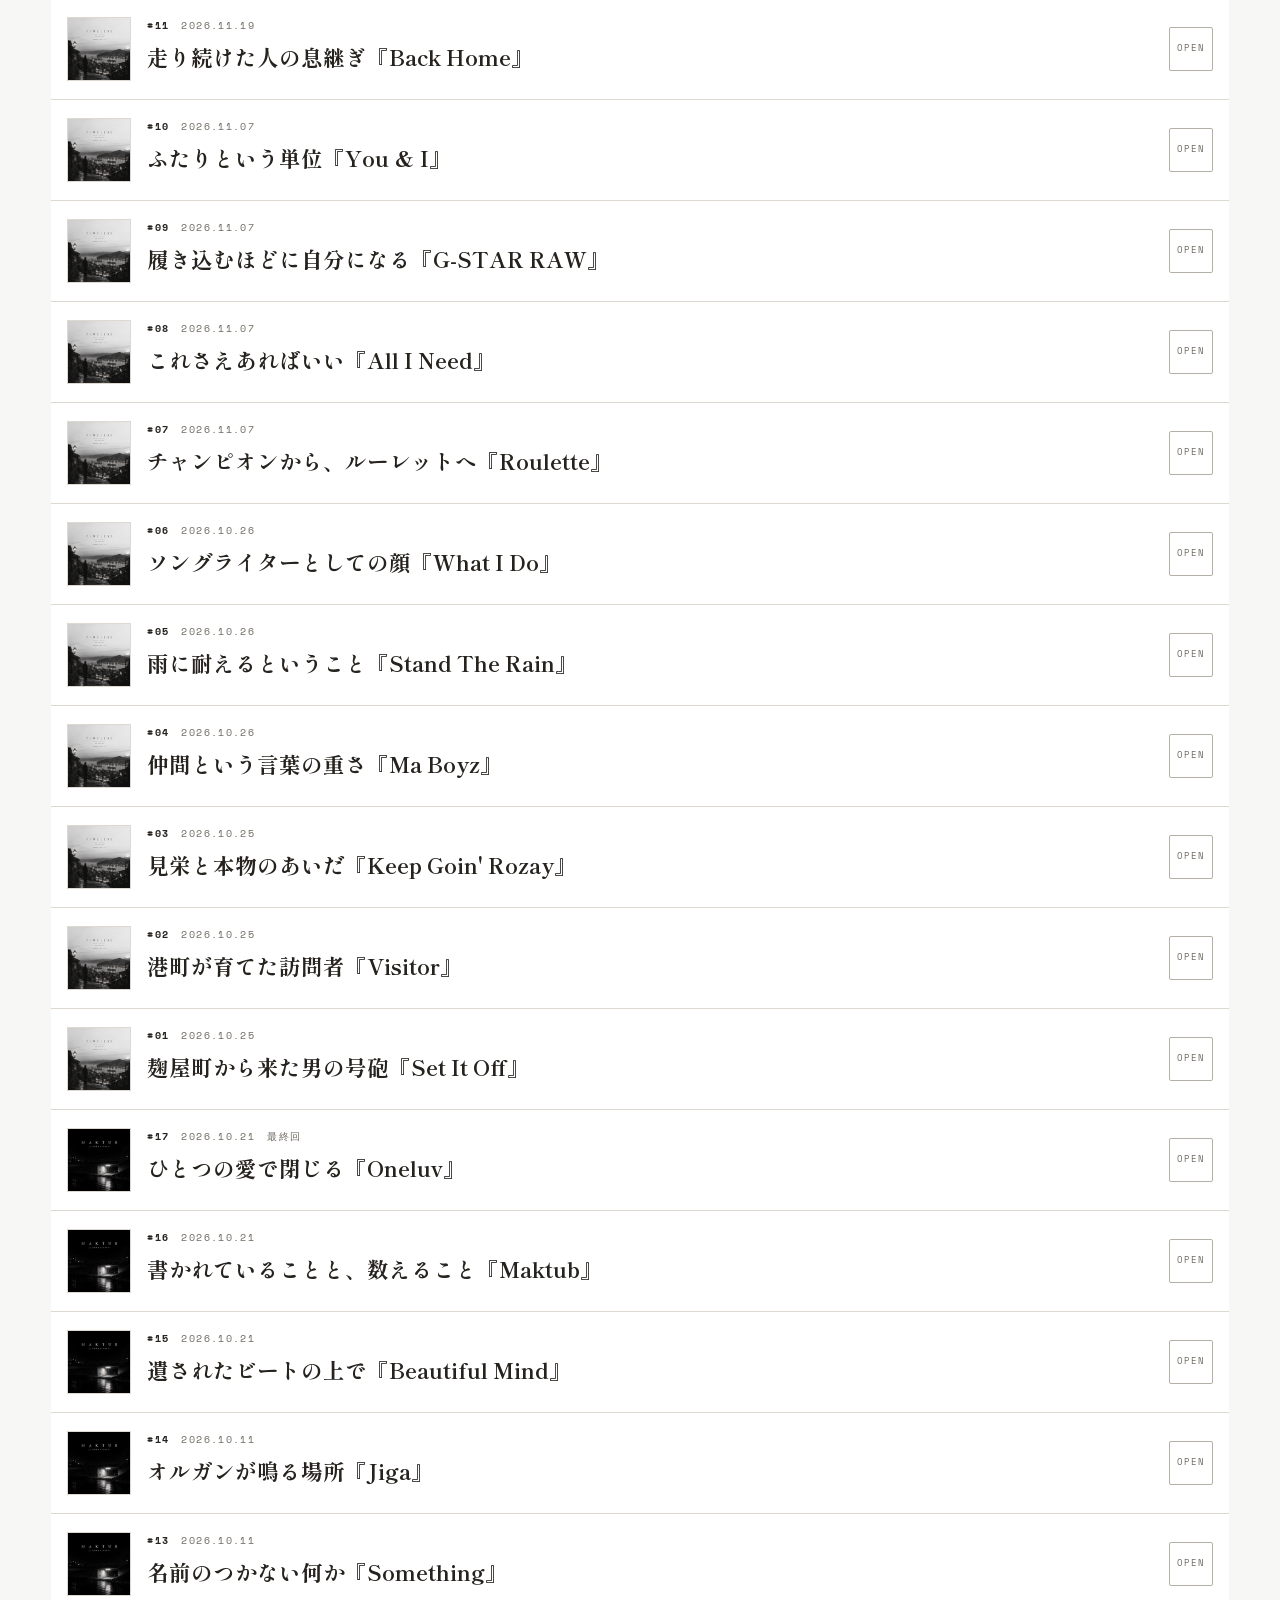
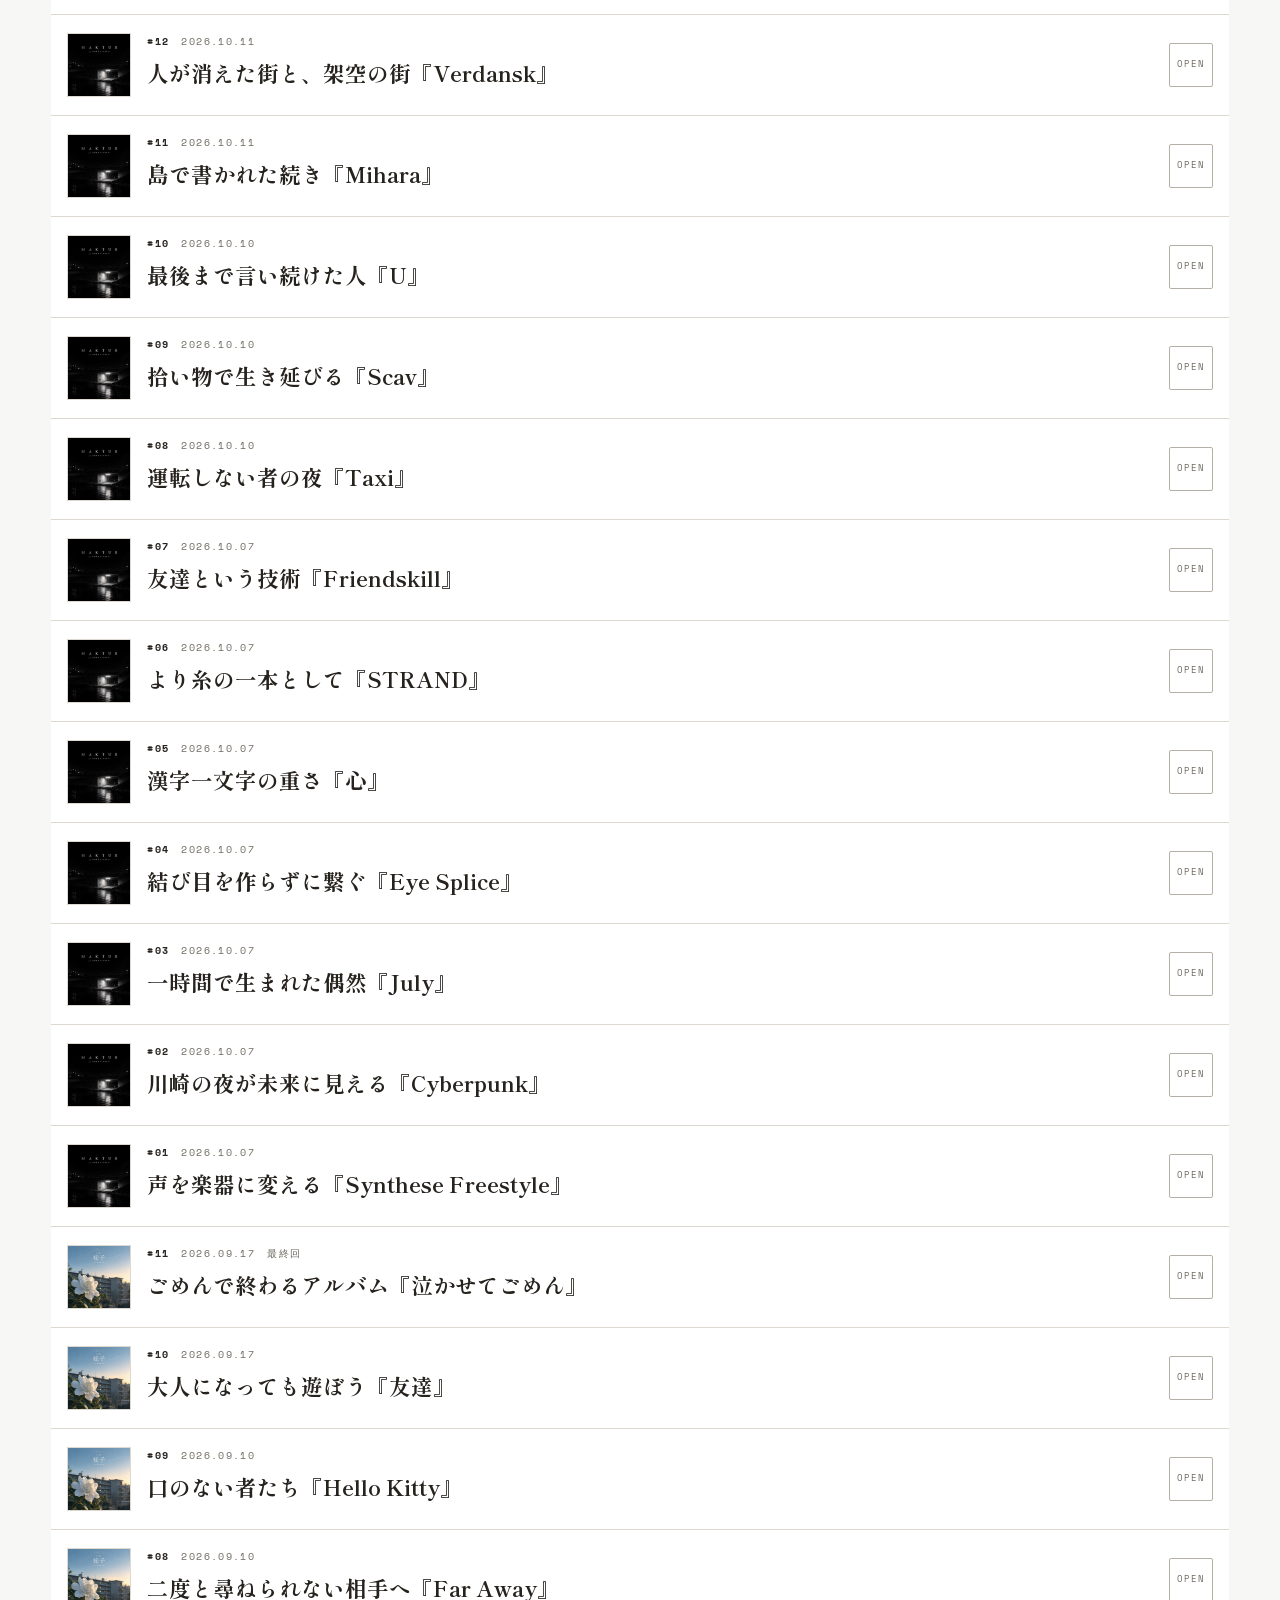
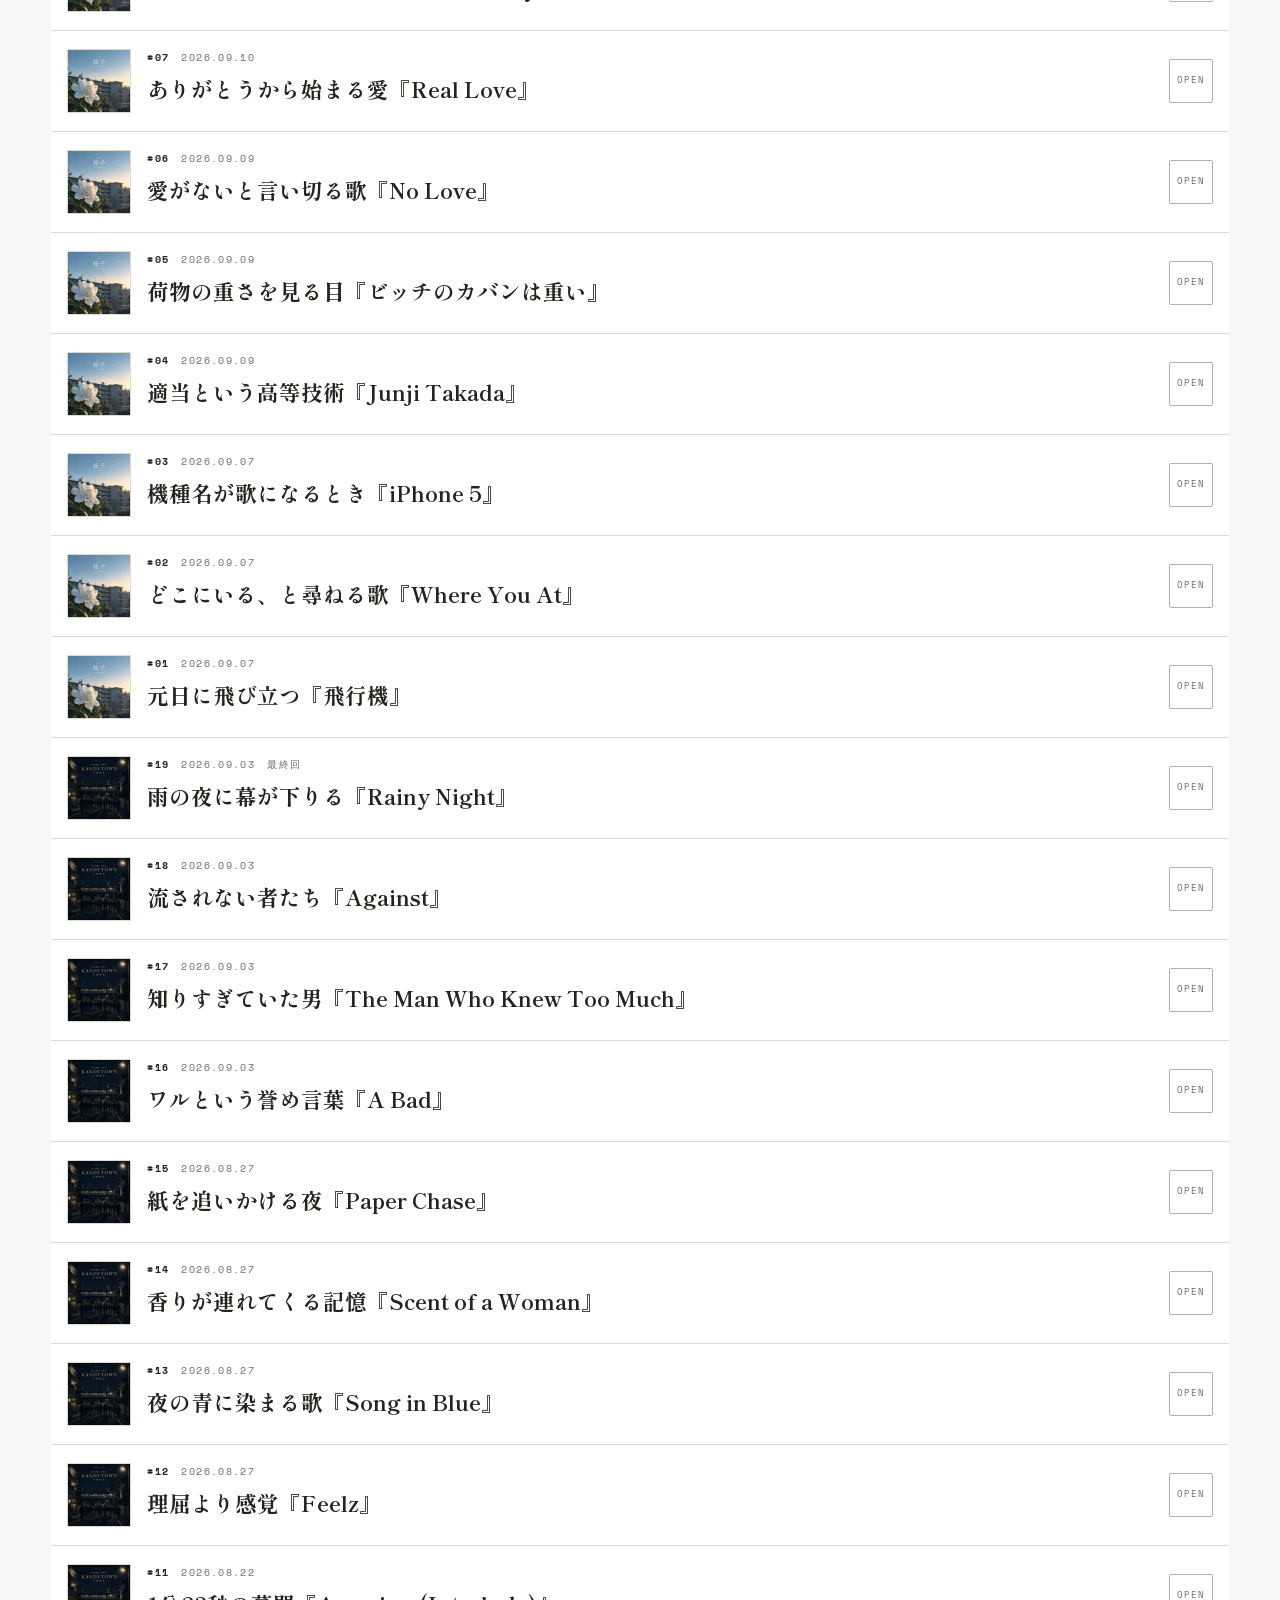
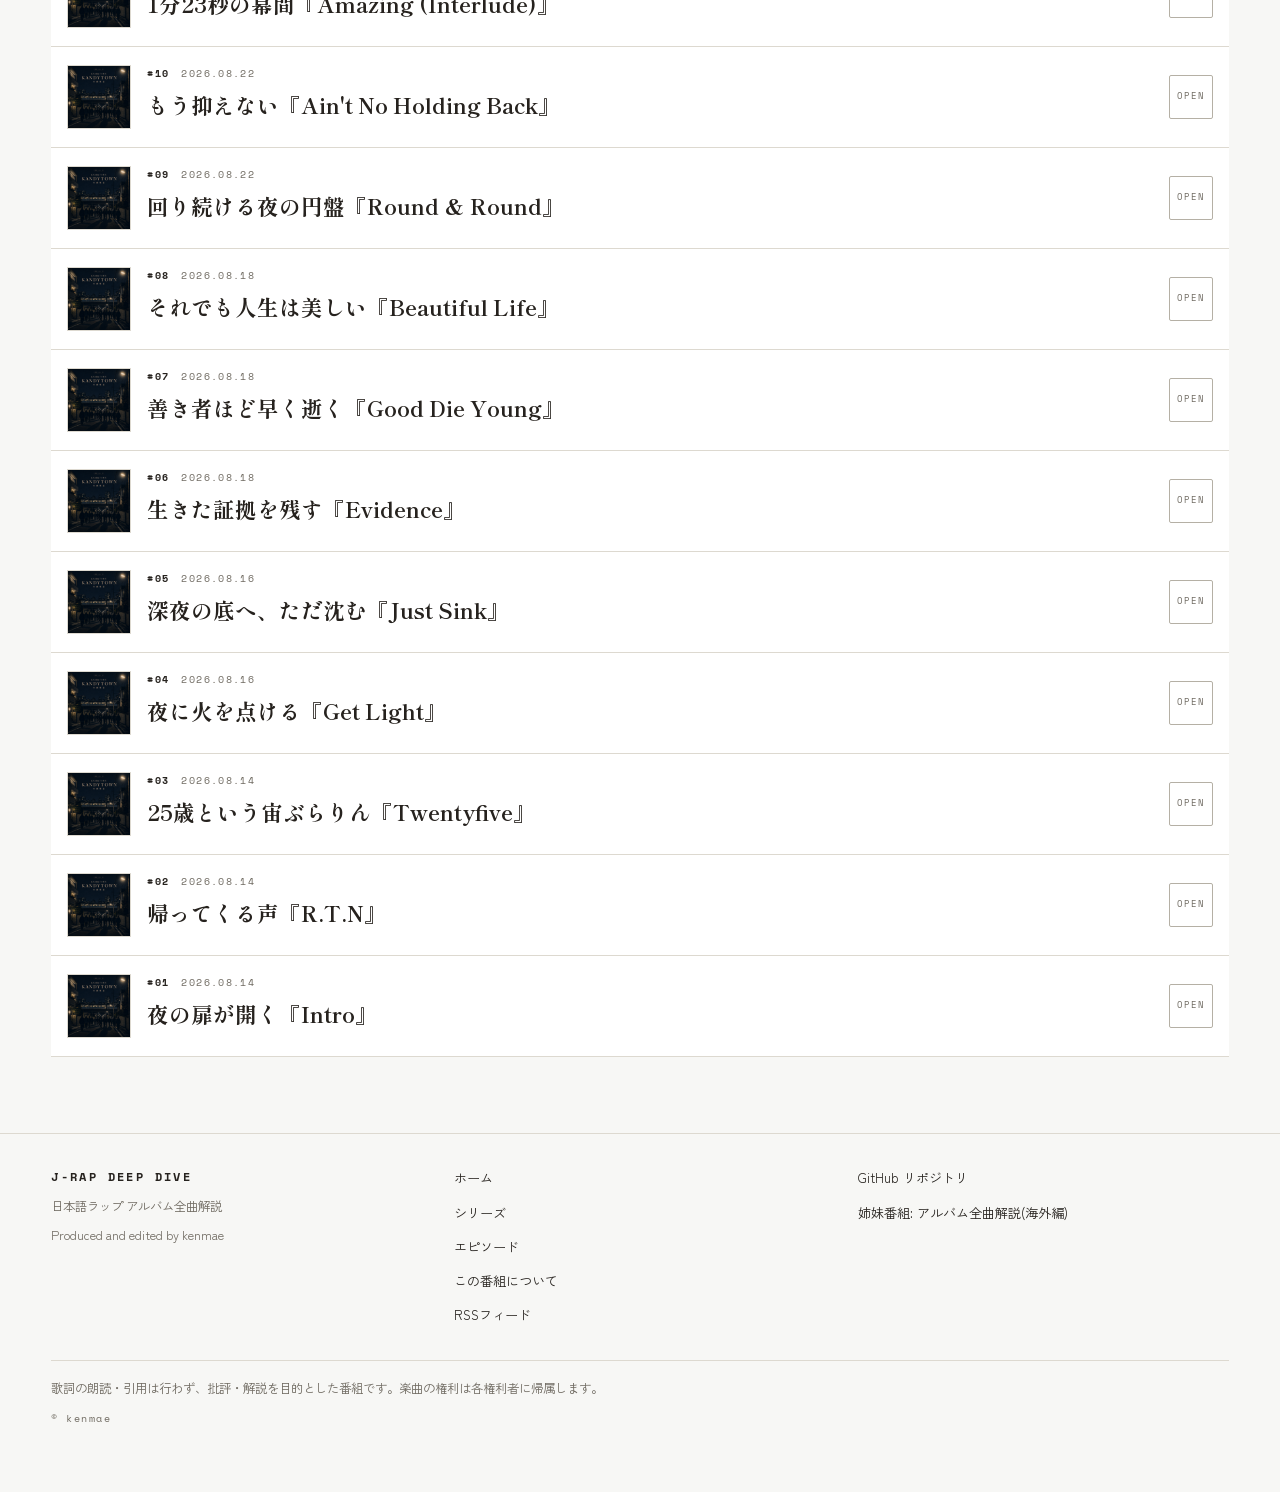
<file: docs/episodes/index.html>
<!DOCTYPE html>
<html lang="ja" data-base="../">
<head>
<meta charset="UTF-8">
<meta name="viewport" content="width=device-width, initial-scale=1.0">
<title>エピソード一覧 - 日本語ラップ アルバム全曲解説</title>
<meta name="description" content="日本語ラップ アルバム全曲解説の全エピソード。シリーズ(アルバム)ごとに、曲順で並べています。各回の要旨と音声プレーヤーをその場で開けます。">
<meta property="og:type" content="website">
<meta property="og:title" content="エピソード一覧 | J-RAP DEEP DIVE">
<meta property="og:description" content="日本語ラップ アルバム全曲解説の全エピソード。シリーズ(アルバム)ごとに、曲順で並べています。">
<meta property="og:image" content="https://kenmae-arch.github.io/podcast_automation_jrap/cover-v2.jpg">
<link rel="canonical" href="https://kenmae-arch.github.io/podcast_automation_jrap/episodes/">
<link rel="alternate" type="application/rss+xml" title="RSS" href="../feed.xml">
<link rel="icon" href="../cover-v2.jpg">
<link rel="preconnect" href="https://fonts.googleapis.com">
<link rel="preconnect" href="https://fonts.gstatic.com" crossorigin>
<link rel="stylesheet" href="https://fonts.googleapis.com/css2?family=Shippori+Mincho+B1:wght@600;700;800&family=Space+Mono:wght@400;700&family=Zen+Kaku+Gothic+New:wght@400;500;700&display=swap">
<link rel="stylesheet" href="../site-assets/site.css">
</head>
<body>

<a class="skip-link" href="#main">本文へスキップ</a>

<header class="site-header">
  <a class="brand" href="../">
    <span class="brand__mark">J-RAP DEEP DIVE</span>
    <span class="brand__name">日本語ラップ アルバム全曲解説</span>
  </a>
  <nav class="site-nav" aria-label="メインナビゲーション">
    <a href="../">HOME</a>
    <a href="../series/">SERIES</a>
    <a href="./" aria-current="page">EPISODES</a>
    <a href="../about/">ABOUT</a>
    <a href="../feed.xml">RSS</a>
  </nav>
  <button class="menu-toggle" type="button" data-menu-toggle aria-expanded="false" aria-controls="mobile-menu" aria-label="メニューを開く">
    <span class="menu-toggle__bars" aria-hidden="true"><span></span><span></span><span></span><span></span></span>
    <span class="menu-toggle__label" aria-hidden="true">MENU</span>
  </button>
</header>

<main id="main">
  <div class="page-head">
    <div class="page-head__grain" aria-hidden="true"></div>
    <div class="page-head__inner">
      <nav class="breadcrumb" aria-label="パンくずリスト">
        <a href="../">HOME</a><span aria-hidden="true">/</span><span>EPISODES</span>
      </nav>
      <h1 class="page-head__title" data-enter><span class="nb">全エピソード</span></h1>
      <p class="page-head__lead" data-enter style="--enter-delay:120ms">シリーズ(アルバム)ごとに、曲順で並べています。タイトルを開くと、その回の要旨と音声プレーヤーが表示されます。</p>
      <div class="series-hero__meta" data-enter style="--enter-delay:220ms">
        <div class="counter">
          <span class="counter__num" data-countup data-total-count>15</span>
          <span class="counter__total">話 公開中</span>
        </div>
        <div class="waveform" data-waveform aria-hidden="true"></div>
      </div>
    </div>
  </div>

  <div data-episode-groups>
    <section class="section">
      <div class="container">
        <p class="empty">エピソードを読み込み中…</p>
      </div>
    </section>
  </div>
</main>

<footer class="site-footer">
  <div class="site-footer__grid">
    <div>
      <div class="site-footer__mark">J-RAP DEEP DIVE</div>
      <div class="site-footer__name">日本語ラップ アルバム全曲解説</div>
      <div class="site-footer__name">Produced and edited by kenmae</div>
    </div>
    <nav class="site-footer__links" aria-label="フッターナビゲーション">
      <a href="../">ホーム</a>
      <a href="../series/">シリーズ</a>
      <a href="./">エピソード</a>
      <a href="../about/">この番組について</a>
      <a href="../feed.xml">RSSフィード</a>
    </nav>
    <nav class="site-footer__links" aria-label="関連リンク">
      <a href="https://github.com/kenmae-arch/podcast_automation_jrap">GitHub リポジトリ</a>
      <a href="https://kenmae-arch.github.io/podcast_automation_music/">姉妹番組: アルバム全曲解説(海外編)</a>
    </nav>
  </div>
  <p class="site-footer__rights">歌詞の朗読・引用は行わず、批評・解説を目的とした番組です。楽曲の権利は各権利者に帰属します。</p>
  <div class="site-footer__copy">© kenmae</div>
</footer>

<div class="menu-overlay" id="mobile-menu" data-menu hidden>
  <div class="menu-overlay__top">
    <span class="brand__mark">J-RAP DEEP DIVE</span>
    <button class="menu-overlay__close" type="button" data-menu-close aria-label="メニューを閉じる">CLOSE</button>
  </div>
  <nav class="menu-overlay__nav" aria-label="モバイルナビゲーション">
    <a href="../"><span class="menu-overlay__num">01</span><span class="menu-overlay__ja">ホーム</span><span class="menu-overlay__en">HOME</span></a>
    <a href="../series/"><span class="menu-overlay__num">02</span><span class="menu-overlay__ja">シリーズ</span><span class="menu-overlay__en">SERIES</span></a>
    <a href="./"><span class="menu-overlay__num">03</span><span class="menu-overlay__ja">エピソード</span><span class="menu-overlay__en">EPISODES</span></a>
    <a href="../about/"><span class="menu-overlay__num">04</span><span class="menu-overlay__ja">この番組について</span><span class="menu-overlay__en">ABOUT</span></a>
    <a href="../feed.xml"><span class="menu-overlay__num">05</span><span class="menu-overlay__ja">RSSで購読</span><span class="menu-overlay__en">RSS</span></a>
  </nav>
  <div class="menu-overlay__foot">名盤を、1曲ずつ。</div>
</div>

<script src="../site-assets/site.js"></script>
<script>
JRAP.loadData().then(function (data) {
  var host = document.querySelector("[data-episode-groups]");
  host.innerHTML = "";

  var total = document.querySelector("[data-total-count]");
  if (total && total.textContent !== String(data.episodes.length)) {
    total.textContent = String(data.episodes.length);
    JRAP.countUp(total);
  }

  /* 連載中を先頭に、以降はシリーズ番号の新しい順 */
  var ordered = data.series.slice().sort(function (a, b) {
    if ((a.status === "running") !== (b.status === "running")) {
      return a.status === "running" ? -1 : 1;
    }
    return String(b.number).localeCompare(String(a.number));
  });

  if (!data.episodes.length) {
    host.innerHTML = '<section class="section"><div class="container"><p class="empty">エピソードはまだありません。</p></div></section>';
    return;
  }

  /* section を1つ組み立てて host に足す。head は呼び出し側が作る */
  function addSection(head, episodes, options) {
    var section = JRAP.el("section", "section");
    var container = JRAP.el("div", "container");
    container.appendChild(head);

    var list = JRAP.el("div", "episode-list");
    container.appendChild(list);

    section.appendChild(container);
    host.appendChild(section);

    JRAP.renderEpisodes(list, episodes, options || {});
  }

  ordered.forEach(function (s) {
    var head = JRAP.el("div", "section__head reveal");
    head.appendChild(JRAP.el("div", "label",
      "Series " + s.number + " — " + (s.status === "running" ? "連載中" : "完結")));
    head.appendChild(JRAP.el("h2", "section__title", JRAP.seriesTitle(s)));
    head.appendChild(JRAP.renderProgress(s));

    var link = JRAP.el("p", null);
    var a = JRAP.el("a", "series-card__more", "シリーズのページへ →");
    a.href = JRAP.url("series/" + s.slug + "/");
    link.appendChild(a);
    head.appendChild(link);

    addSection(head, s.episodes);
  });

  /*
   * どのシリーズにも紐づかなかった回。台本の "image" 未設定などで起きる。
   * 黙って消すと配信済みの回が一覧から欠けるので、必ずここで拾う。
   */
  var orphans = data.episodes.filter(function (ep) { return !ep.series; })
    .sort(function (a, b) { return (b.published || "").localeCompare(a.published || ""); });
  if (orphans.length) {
    var head = JRAP.el("div", "section__head reveal");
    head.appendChild(JRAP.el("div", "label", "Other"));
    head.appendChild(JRAP.el("h2", "section__title", "そのほかのエピソード"));
    addSection(head, orphans, { showSeries: false });
  }

  JRAP.initReveal();
}).catch(function () {
  document.querySelector("[data-episode-groups]").innerHTML =
    '<section class="section"><div class="container"><p class="empty">エピソードを読み込めませんでした。RSSフィードからお聴きいただけます。</p></div></section>';
});
</script>
</body>
</html>
</file>
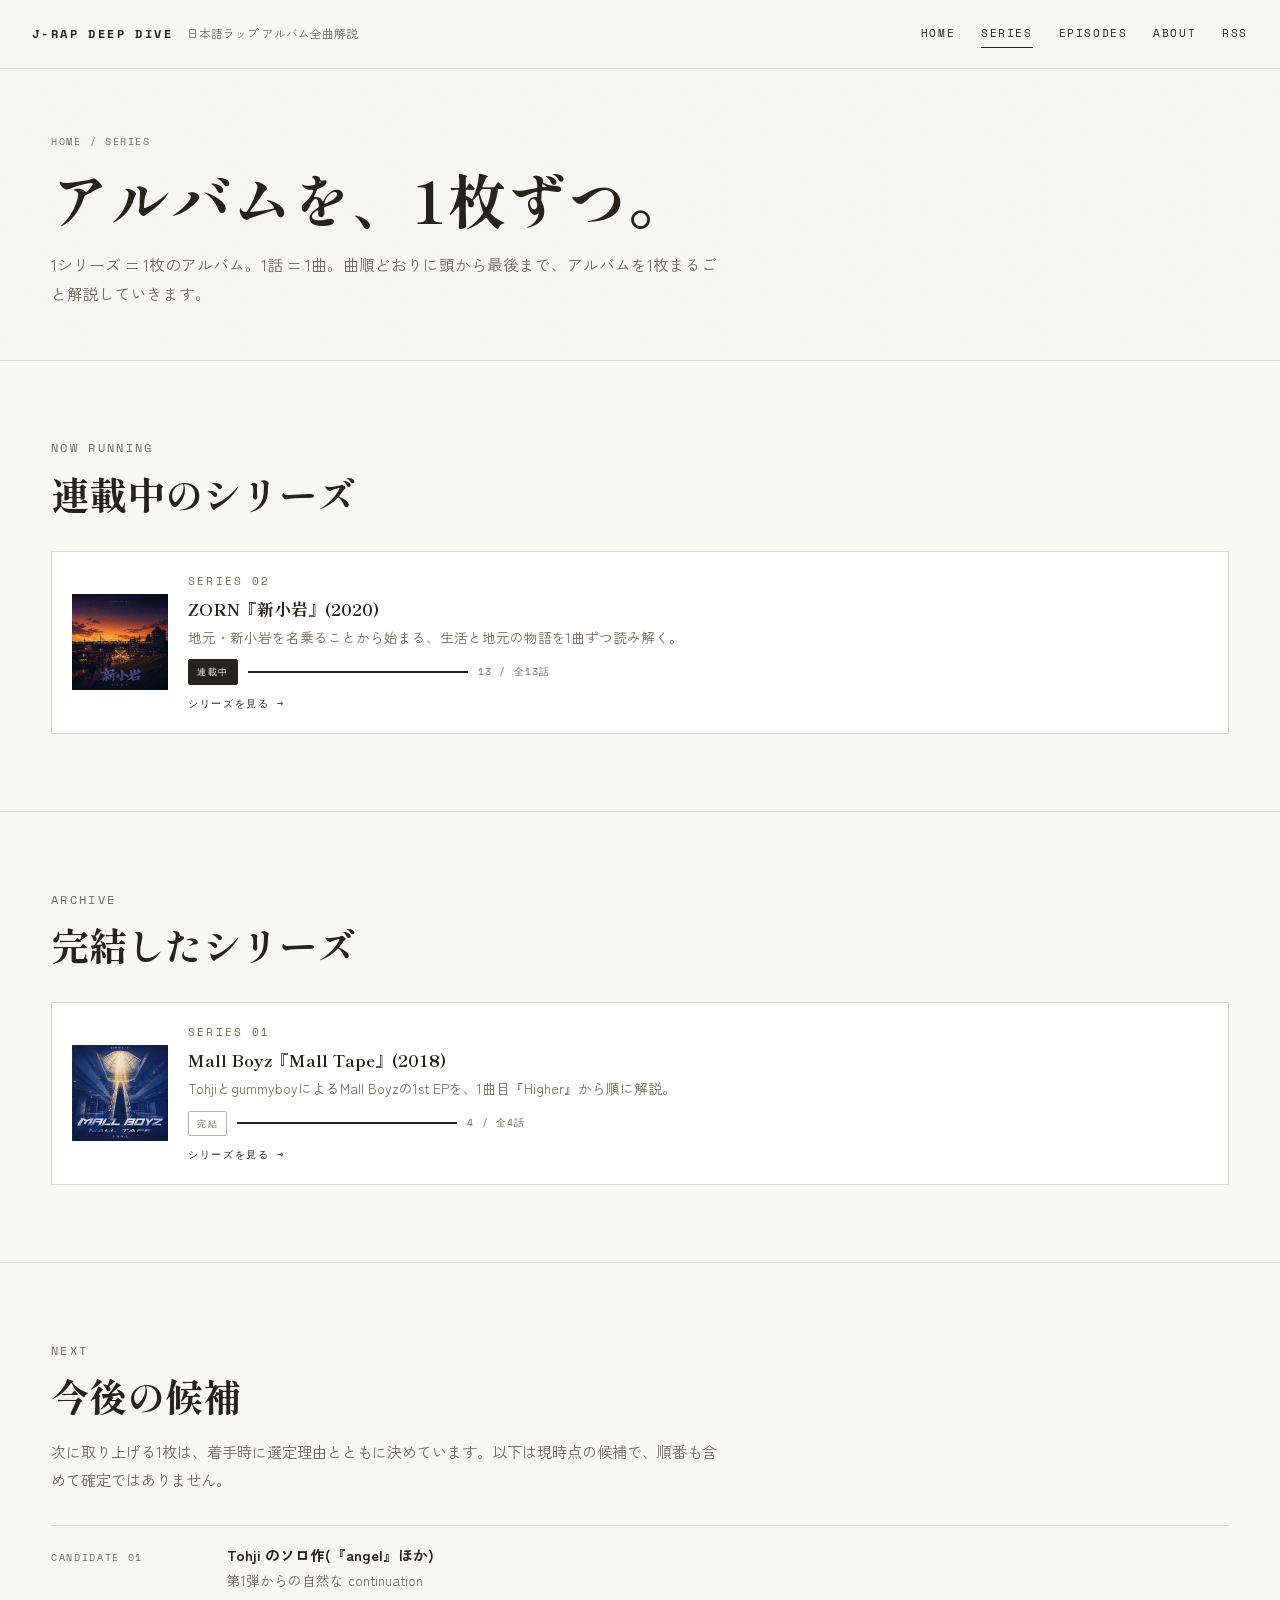
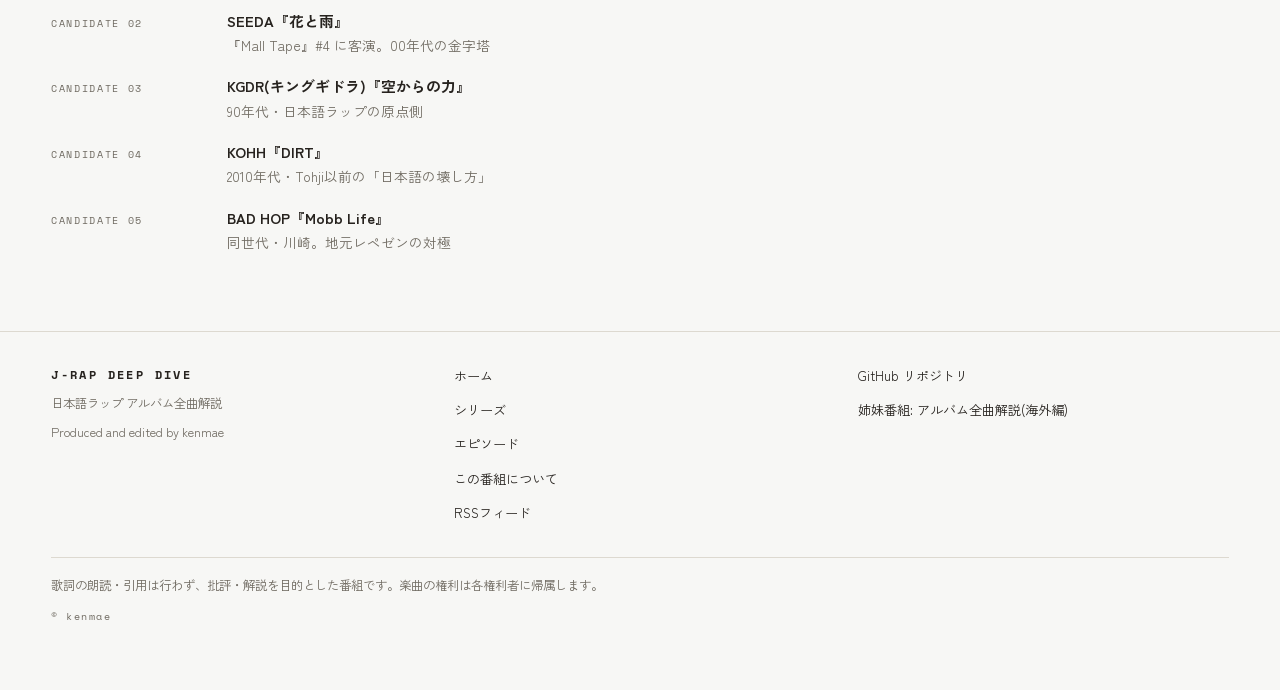
<file: docs/series/index.html>
<!DOCTYPE html>
<html lang="ja" data-base="../">
<head>
<meta charset="UTF-8">
<meta name="viewport" content="width=device-width, initial-scale=1.0">
<title>シリーズ一覧 - 日本語ラップ アルバム全曲解説</title>
<meta name="description" content="日本語ラップ アルバム全曲解説が取り上げてきたシリーズ(アルバム)の一覧。ZORN『新小岩』、Mall Boyz『Mall Tape』ほか。">
<meta property="og:type" content="website">
<meta property="og:title" content="シリーズ一覧 | J-RAP DEEP DIVE">
<meta property="og:description" content="日本語ラップ アルバム全曲解説が取り上げてきたシリーズ(アルバム)の一覧。">
<meta property="og:image" content="https://kenmae-arch.github.io/podcast_automation_jrap/cover-v2.jpg">
<link rel="canonical" href="https://kenmae-arch.github.io/podcast_automation_jrap/series/">
<link rel="alternate" type="application/rss+xml" title="RSS" href="../feed.xml">
<link rel="icon" href="../cover-v2.jpg">
<link rel="preconnect" href="https://fonts.googleapis.com">
<link rel="preconnect" href="https://fonts.gstatic.com" crossorigin>
<link rel="stylesheet" href="https://fonts.googleapis.com/css2?family=Shippori+Mincho+B1:wght@600;700;800&family=Space+Mono:wght@400;700&family=Zen+Kaku+Gothic+New:wght@400;500;700&display=swap">
<link rel="stylesheet" href="../site-assets/site.css">
</head>
<body>

<a class="skip-link" href="#main">本文へスキップ</a>

<header class="site-header">
  <a class="brand" href="../">
    <span class="brand__mark">J-RAP DEEP DIVE</span>
    <span class="brand__name">日本語ラップ アルバム全曲解説</span>
  </a>
  <nav class="site-nav" aria-label="メインナビゲーション">
    <a href="../">HOME</a>
    <a href="./" aria-current="page">SERIES</a>
    <a href="../episodes/">EPISODES</a>
    <a href="../about/">ABOUT</a>
    <a href="../feed.xml">RSS</a>
  </nav>
  <button class="menu-toggle" type="button" data-menu-toggle aria-expanded="false" aria-controls="mobile-menu" aria-label="メニューを開く">
    <span class="menu-toggle__bars" aria-hidden="true"><span></span><span></span><span></span><span></span></span>
    <span class="menu-toggle__label" aria-hidden="true">MENU</span>
  </button>
</header>

<main id="main">
  <div class="page-head">
    <div class="page-head__grain" aria-hidden="true"></div>
    <div class="page-head__inner">
      <nav class="breadcrumb" aria-label="パンくずリスト">
        <a href="../">HOME</a><span aria-hidden="true">/</span><span>SERIES</span>
      </nav>
      <h1 class="page-head__title" data-enter><span class="nb">アルバムを、</span><wbr><span class="nb">1枚ずつ。</span></h1>
      <p class="page-head__lead" data-enter style="--enter-delay:120ms">1シリーズ = 1枚のアルバム。1話 = 1曲。曲順どおりに頭から最後まで、アルバムを1枚まるごと解説していきます。</p>
    </div>
  </div>

  <section class="section">
    <div class="container">
      <div class="section__head reveal">
        <div class="label">Now Running</div>
        <h2 class="section__title">連載中のシリーズ</h2>
      </div>
      <div class="series-list" data-series-running>
        <p class="empty">読み込み中…</p>
      </div>
    </div>
  </section>

  <section class="section">
    <div class="container">
      <div class="section__head reveal">
        <div class="label">Archive</div>
        <h2 class="section__title">完結したシリーズ</h2>
      </div>
      <div class="series-list" data-series-completed></div>
    </div>
  </section>

  <section class="section">
    <div class="container">
      <div class="section__head reveal">
        <div class="label">Next</div>
        <h2 class="section__title">今後の候補</h2>
        <p class="section__lead">次に取り上げる1枚は、着手時に選定理由とともに決めています。以下は現時点の候補で、順番も含めて確定ではありません。</p>
      </div>
      <div class="definition reveal" data-upcoming style="--reveal-delay:80ms"></div>
    </div>
  </section>
</main>

<footer class="site-footer">
  <div class="site-footer__grid">
    <div>
      <div class="site-footer__mark">J-RAP DEEP DIVE</div>
      <div class="site-footer__name">日本語ラップ アルバム全曲解説</div>
      <div class="site-footer__name">Produced and edited by kenmae</div>
    </div>
    <nav class="site-footer__links" aria-label="フッターナビゲーション">
      <a href="../">ホーム</a>
      <a href="./">シリーズ</a>
      <a href="../episodes/">エピソード</a>
      <a href="../about/">この番組について</a>
      <a href="../feed.xml">RSSフィード</a>
    </nav>
    <nav class="site-footer__links" aria-label="関連リンク">
      <a href="https://github.com/kenmae-arch/podcast_automation_jrap">GitHub リポジトリ</a>
      <a href="https://kenmae-arch.github.io/podcast_automation_music/">姉妹番組: アルバム全曲解説(海外編)</a>
    </nav>
  </div>
  <p class="site-footer__rights">歌詞の朗読・引用は行わず、批評・解説を目的とした番組です。楽曲の権利は各権利者に帰属します。</p>
  <div class="site-footer__copy">© kenmae</div>
</footer>

<div class="menu-overlay" id="mobile-menu" data-menu hidden>
  <div class="menu-overlay__top">
    <span class="brand__mark">J-RAP DEEP DIVE</span>
    <button class="menu-overlay__close" type="button" data-menu-close aria-label="メニューを閉じる">CLOSE</button>
  </div>
  <nav class="menu-overlay__nav" aria-label="モバイルナビゲーション">
    <a href="../"><span class="menu-overlay__num">01</span><span class="menu-overlay__ja">ホーム</span><span class="menu-overlay__en">HOME</span></a>
    <a href="./"><span class="menu-overlay__num">02</span><span class="menu-overlay__ja">シリーズ</span><span class="menu-overlay__en">SERIES</span></a>
    <a href="../episodes/"><span class="menu-overlay__num">03</span><span class="menu-overlay__ja">エピソード</span><span class="menu-overlay__en">EPISODES</span></a>
    <a href="../about/"><span class="menu-overlay__num">04</span><span class="menu-overlay__ja">この番組について</span><span class="menu-overlay__en">ABOUT</span></a>
    <a href="../feed.xml"><span class="menu-overlay__num">05</span><span class="menu-overlay__ja">RSSで購読</span><span class="menu-overlay__en">RSS</span></a>
  </nav>
  <div class="menu-overlay__foot">名盤を、1曲ずつ。</div>
</div>

<script src="../site-assets/site.js"></script>
<script>
JRAP.loadData().then(function (data) {
  function fill(selector, list, emptyText) {
    var box = document.querySelector(selector);
    if (!box) return;
    box.innerHTML = "";
    if (!list.length) {
      box.appendChild(JRAP.el("p", "empty", emptyText));
      return;
    }
    list.forEach(function (s) { box.appendChild(JRAP.renderSeriesCard(s)); });
  }

  fill("[data-series-running]",
       data.series.filter(function (s) { return s.status === "running"; }),
       "いま連載中のシリーズはありません。");
  fill("[data-series-completed]",
       data.series.filter(function (s) { return s.status !== "running"; }),
       "完結したシリーズはまだありません。");

  var box = document.querySelector("[data-upcoming]");
  if (box) {
    box.innerHTML = "";
    data.upcoming.forEach(function (item, i) {
      var row = JRAP.el("div", "definition__row");
      row.appendChild(JRAP.el("div", "definition__key", "CANDIDATE " + (i + 1 < 10 ? "0" : "") + (i + 1)));
      var val = JRAP.el("div", "definition__val");
      val.appendChild(JRAP.el("strong", null, item.label));
      val.appendChild(JRAP.el("div", "series-card__desc", item.note));
      row.appendChild(val);
      box.appendChild(row);
    });
  }

  JRAP.initReveal();
}).catch(function () {
  var run = document.querySelector("[data-series-running]");
  if (run) run.innerHTML = '<p class="empty">シリーズ情報を読み込めませんでした。</p>';
});
</script>
</body>
</html>
</file>
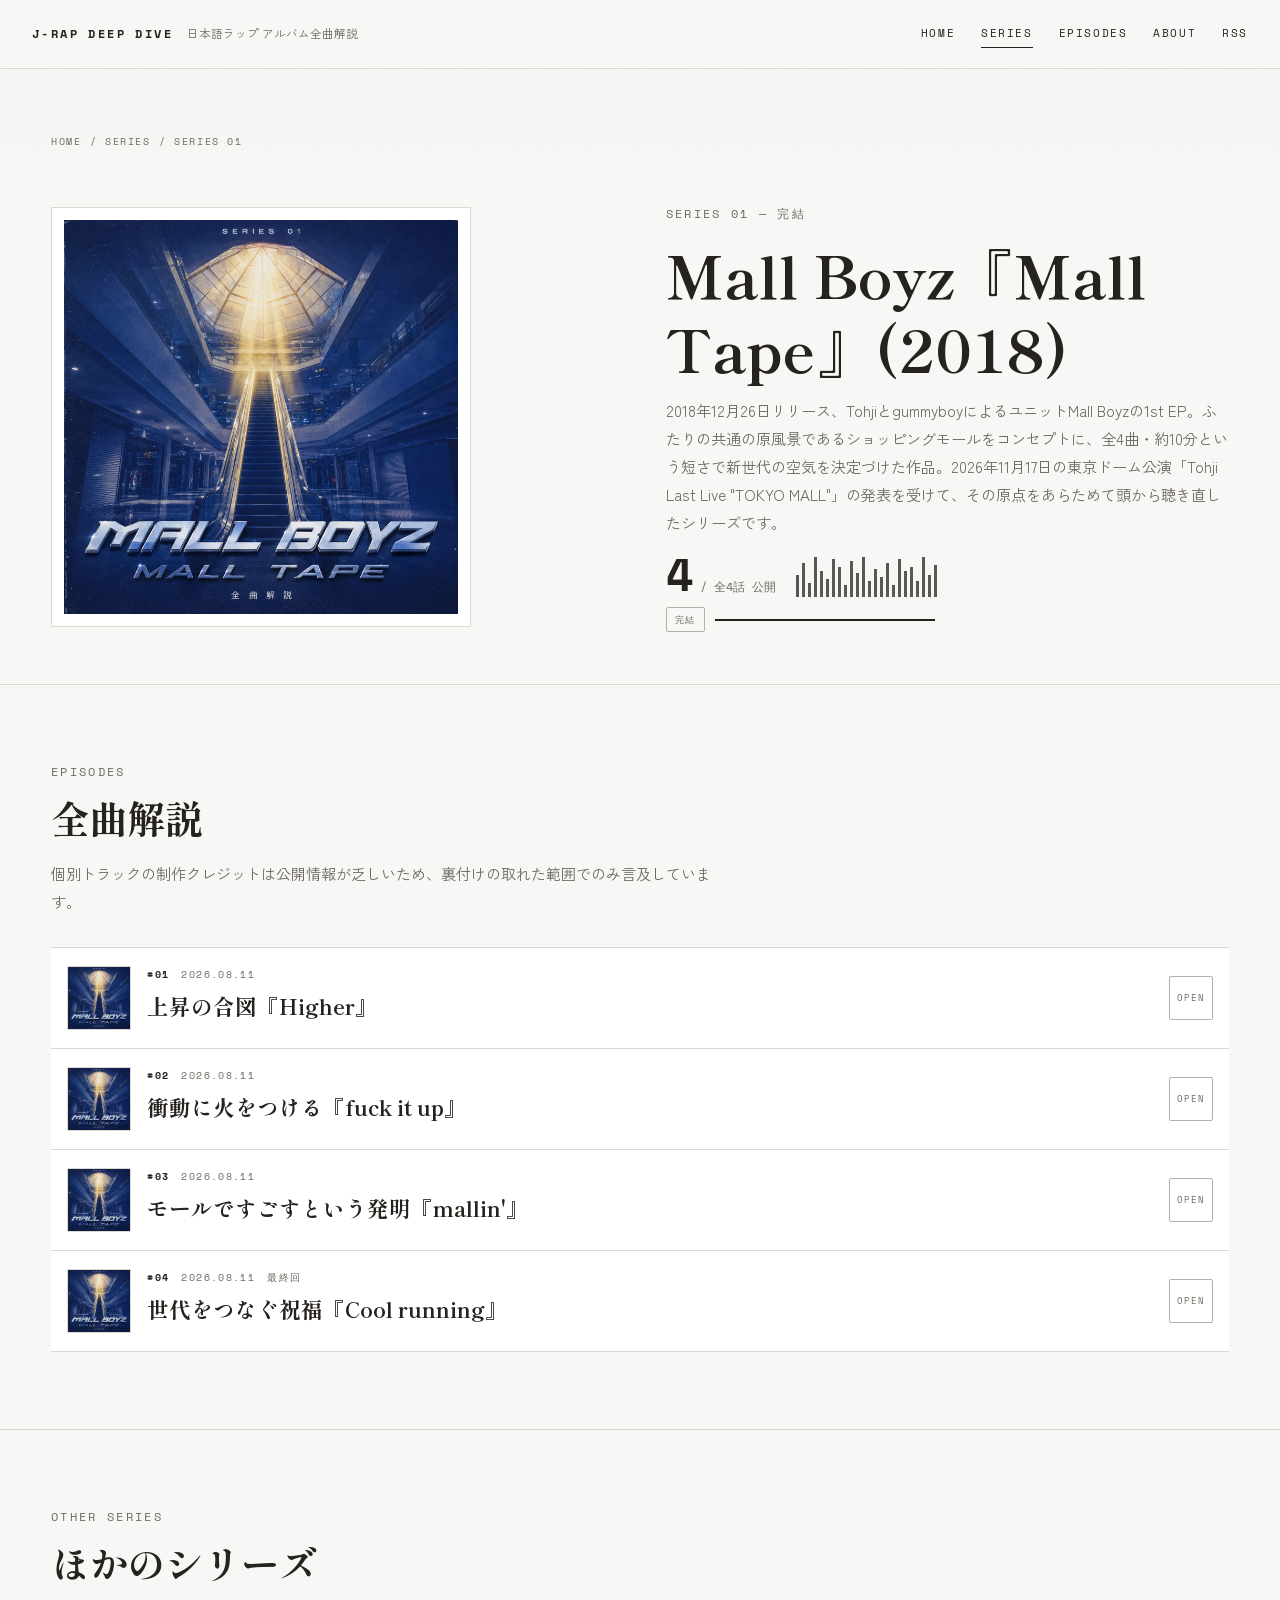
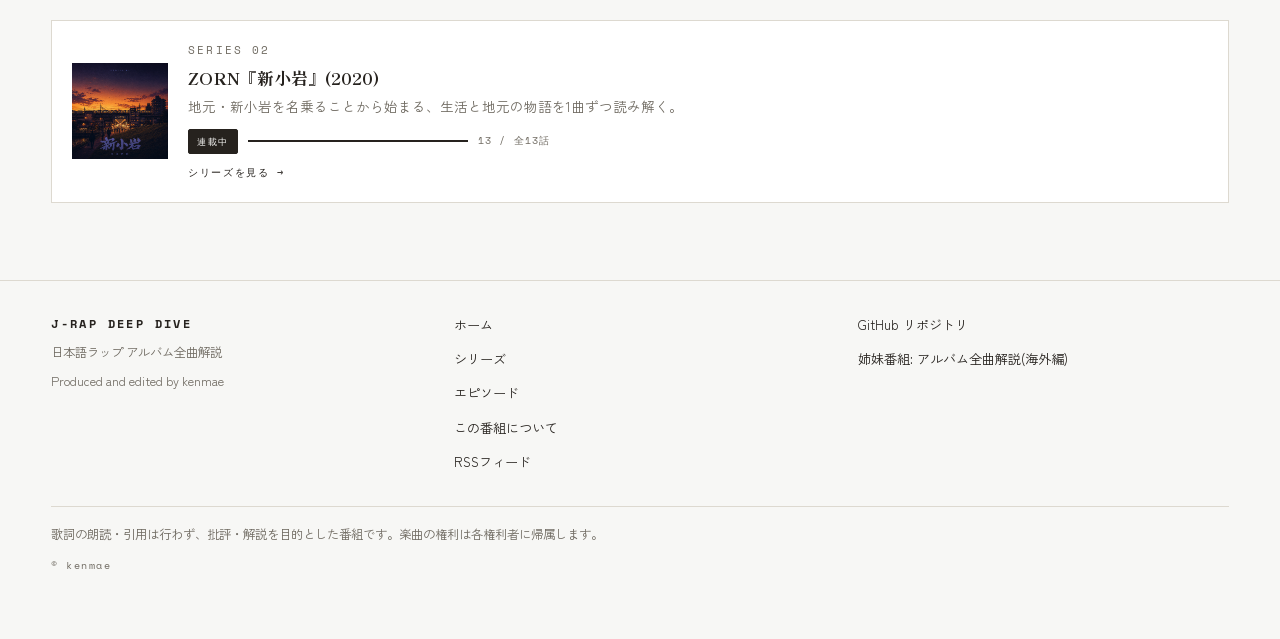
<file: docs/series/mall-tape/index.html>
<!DOCTYPE html>
<html lang="ja" data-base="../../" data-series-slug="mall-tape">
<head>
<meta charset="UTF-8">
<meta name="viewport" content="width=device-width, initial-scale=1.0">
<title>Mall Boyz『Mall Tape』全曲解説 - 日本語ラップ アルバム全曲解説</title>
<meta name="description" content="TohjiとgummyboyによるMall Boyzの1st EP『Mall Tape』(2018年)を全4曲、1話1曲で解説するシリーズ。完結済み。">
<meta property="og:type" content="website">
<meta property="og:title" content="Mall Boyz『Mall Tape』全曲解説 | J-RAP DEEP DIVE">
<meta property="og:description" content="TohjiとgummyboyによるMall Boyzの1st EP『Mall Tape』(2018年)を全4曲、1話1曲で解説するシリーズ。">
<meta property="og:image" content="https://kenmae-arch.github.io/podcast_automation_jrap/art/malltape.jpg">
<link rel="canonical" href="https://kenmae-arch.github.io/podcast_automation_jrap/series/mall-tape/">
<link rel="alternate" type="application/rss+xml" title="RSS" href="../../feed.xml">
<link rel="icon" href="../../cover-v2.jpg">
<link rel="preconnect" href="https://fonts.googleapis.com">
<link rel="preconnect" href="https://fonts.gstatic.com" crossorigin>
<link rel="stylesheet" href="https://fonts.googleapis.com/css2?family=Shippori+Mincho+B1:wght@600;700;800&family=Space+Mono:wght@400;700&family=Zen+Kaku+Gothic+New:wght@400;500;700&display=swap">
<link rel="stylesheet" href="../../site-assets/site.css">
</head>
<body>

<a class="skip-link" href="#main">本文へスキップ</a>

<header class="site-header">
  <a class="brand" href="../../">
    <span class="brand__mark">J-RAP DEEP DIVE</span>
    <span class="brand__name">日本語ラップ アルバム全曲解説</span>
  </a>
  <nav class="site-nav" aria-label="メインナビゲーション">
    <a href="../../">HOME</a>
    <a href="../" aria-current="page">SERIES</a>
    <a href="../../episodes/">EPISODES</a>
    <a href="../../about/">ABOUT</a>
    <a href="../../feed.xml">RSS</a>
  </nav>
  <button class="menu-toggle" type="button" data-menu-toggle aria-expanded="false" aria-controls="mobile-menu" aria-label="メニューを開く">
    <span class="menu-toggle__bars" aria-hidden="true"><span></span><span></span><span></span><span></span></span>
    <span class="menu-toggle__label" aria-hidden="true">MENU</span>
  </button>
</header>

<main id="main">
  <div class="page-head" style="padding-bottom:0">
    <div class="page-head__grain" aria-hidden="true"></div>
    <div class="page-head__inner">
      <nav class="breadcrumb" aria-label="パンくずリスト">
        <a href="../../">HOME</a><span aria-hidden="true">/</span><a href="../">SERIES</a><span aria-hidden="true">/</span><span data-series-number>SERIES 01</span>
      </nav>
    </div>
  </div>

  <div class="series-hero">
    <div data-enter>
      <img class="series-hero__art" data-series-art
           src="../../art/malltape.jpg" width="600" height="600"
           alt="『Mall Tape』シリーズアートワーク。夜のショッピングモールの吹き抜けを、エスカレーターがガラス天井の光へ昇っていく図案">
    </div>
    <div data-enter style="--enter-delay:120ms">
      <div class="label" data-series-label>SERIES 01 — 完結</div>
      <h1 class="series-hero__title" data-series-title>Mall Boyz『Mall Tape』(2018)</h1>
      <p class="series-hero__lead" data-series-lead>2018年12月26日リリース、TohjiとgummyboyによるユニットMall Boyzの1st EP。ふたりの共通の原風景であるショッピングモールをコンセプトに、全4曲・約10分という短さで新世代の空気を決定づけた作品。</p>
      <div class="series-hero__meta">
        <div class="counter">
          <span class="counter__num" data-countup data-series-count>4</span>
          <span class="counter__total" data-series-total>/ 全4話 公開</span>
        </div>
        <div class="waveform" data-waveform aria-hidden="true"></div>
      </div>
      <div class="progress" data-series-progress></div>
    </div>
  </div>

  <section class="section">
    <div class="container">
      <div class="section__head reveal">
        <div class="label">Episodes</div>
        <h2 class="section__title">全曲解説</h2>
        <p class="section__lead" data-series-note>個別トラックの制作クレジットは公開情報が乏しいため、裏付けの取れた範囲でのみ言及しています。</p>
      </div>

      <div class="episode-list" data-series-episodes>
        <p class="empty">エピソードを読み込み中…</p>
      </div>
    </div>
  </section>

  <section class="section">
    <div class="container">
      <div class="section__head reveal">
        <div class="label">Other Series</div>
        <h2 class="section__title">ほかのシリーズ</h2>
      </div>
      <div class="series-list reveal" data-series-others style="--reveal-delay:80ms"></div>
    </div>
  </section>
</main>

<footer class="site-footer">
  <div class="site-footer__grid">
    <div>
      <div class="site-footer__mark">J-RAP DEEP DIVE</div>
      <div class="site-footer__name">日本語ラップ アルバム全曲解説</div>
      <div class="site-footer__name">Produced and edited by kenmae</div>
    </div>
    <nav class="site-footer__links" aria-label="フッターナビゲーション">
      <a href="../../">ホーム</a>
      <a href="../">シリーズ</a>
      <a href="../../episodes/">エピソード</a>
      <a href="../../about/">この番組について</a>
      <a href="../../feed.xml">RSSフィード</a>
    </nav>
    <nav class="site-footer__links" aria-label="関連リンク">
      <a href="https://github.com/kenmae-arch/podcast_automation_jrap">GitHub リポジトリ</a>
      <a href="https://kenmae-arch.github.io/podcast_automation_music/">姉妹番組: アルバム全曲解説(海外編)</a>
    </nav>
  </div>
  <p class="site-footer__rights">歌詞の朗読・引用は行わず、批評・解説を目的とした番組です。楽曲の権利は各権利者に帰属します。</p>
  <div class="site-footer__copy">© kenmae</div>
</footer>

<div class="menu-overlay" id="mobile-menu" data-menu hidden>
  <div class="menu-overlay__top">
    <span class="brand__mark">J-RAP DEEP DIVE</span>
    <button class="menu-overlay__close" type="button" data-menu-close aria-label="メニューを閉じる">CLOSE</button>
  </div>
  <nav class="menu-overlay__nav" aria-label="モバイルナビゲーション">
    <a href="../../"><span class="menu-overlay__num">01</span><span class="menu-overlay__ja">ホーム</span><span class="menu-overlay__en">HOME</span></a>
    <a href="../"><span class="menu-overlay__num">02</span><span class="menu-overlay__ja">シリーズ</span><span class="menu-overlay__en">SERIES</span></a>
    <a href="../../episodes/"><span class="menu-overlay__num">03</span><span class="menu-overlay__ja">エピソード</span><span class="menu-overlay__en">EPISODES</span></a>
    <a href="../../about/"><span class="menu-overlay__num">04</span><span class="menu-overlay__ja">この番組について</span><span class="menu-overlay__en">ABOUT</span></a>
    <a href="../../feed.xml"><span class="menu-overlay__num">05</span><span class="menu-overlay__ja">RSSで購読</span><span class="menu-overlay__en">RSS</span></a>
  </nav>
  <div class="menu-overlay__foot">名盤を、1曲ずつ。</div>
</div>

<script src="../../site-assets/site.js"></script>
<script src="../../site-assets/series-page.js"></script>
</body>
</html>
</file>
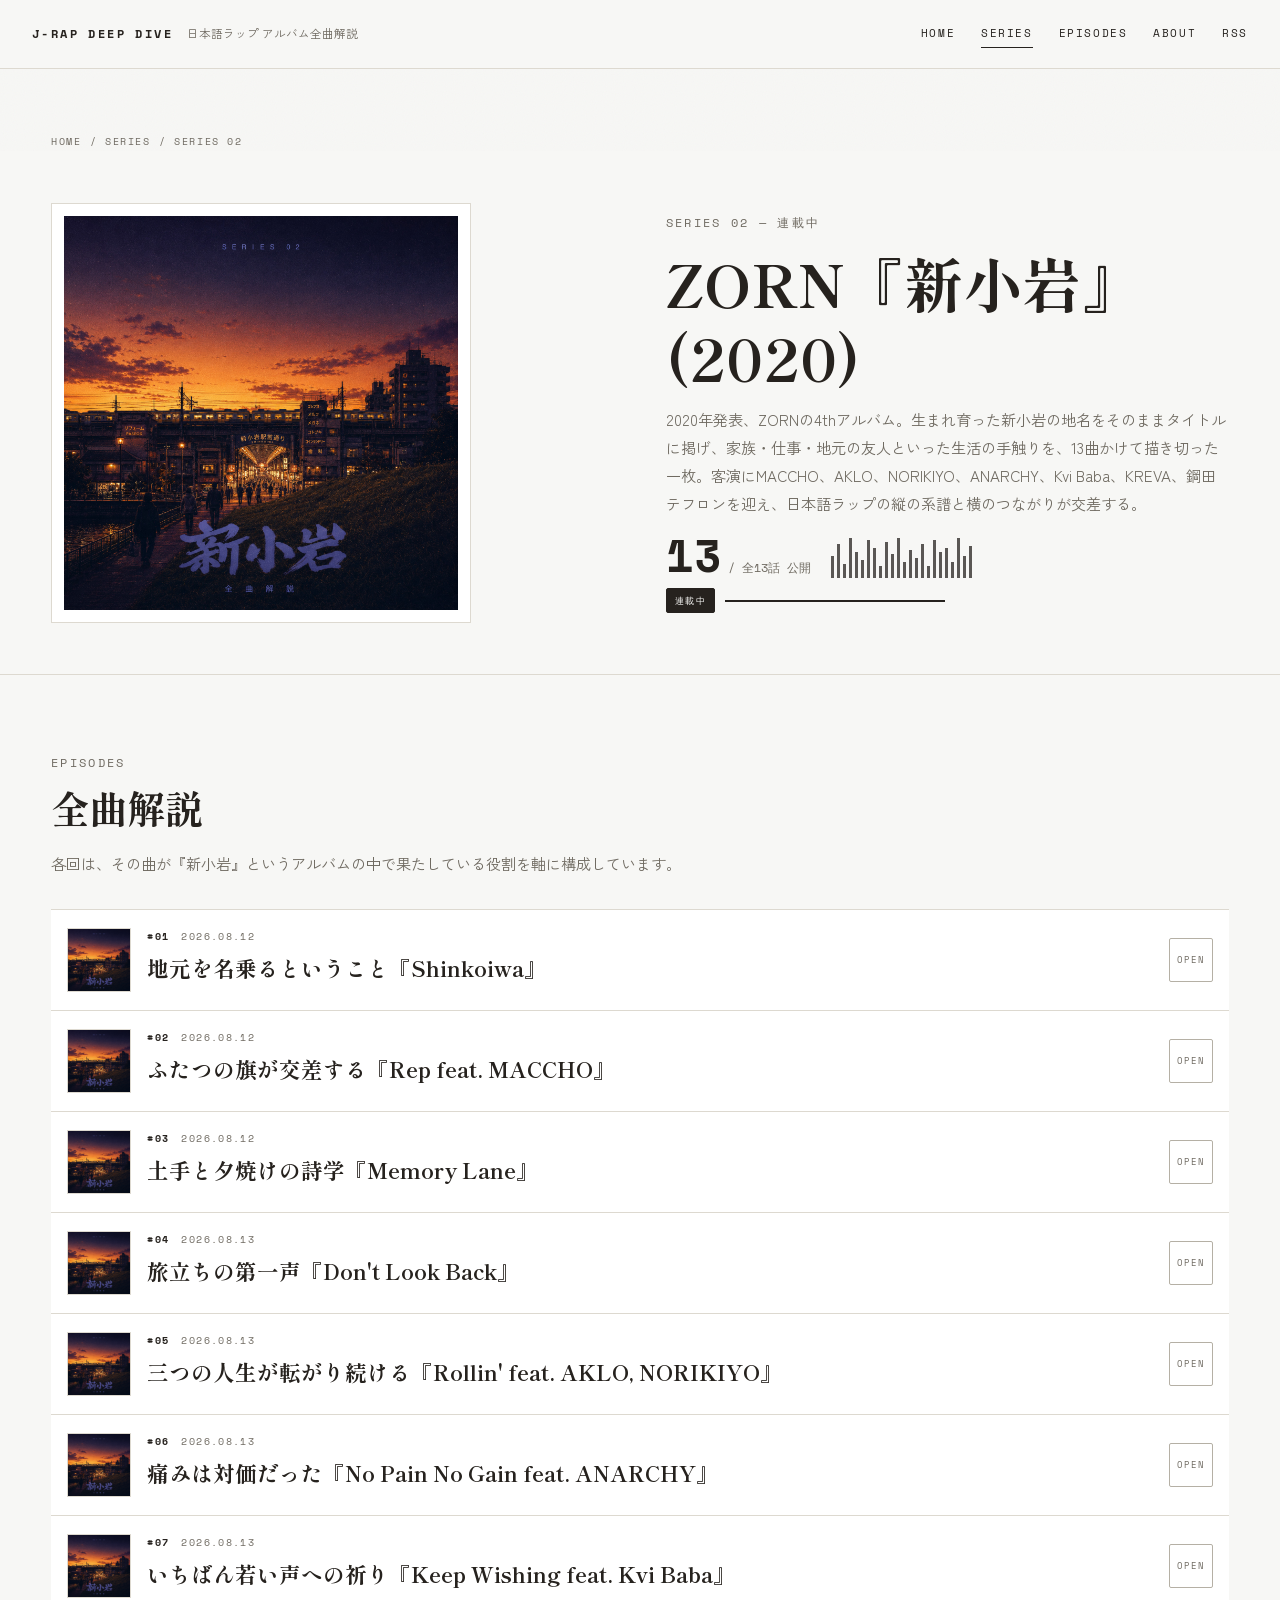
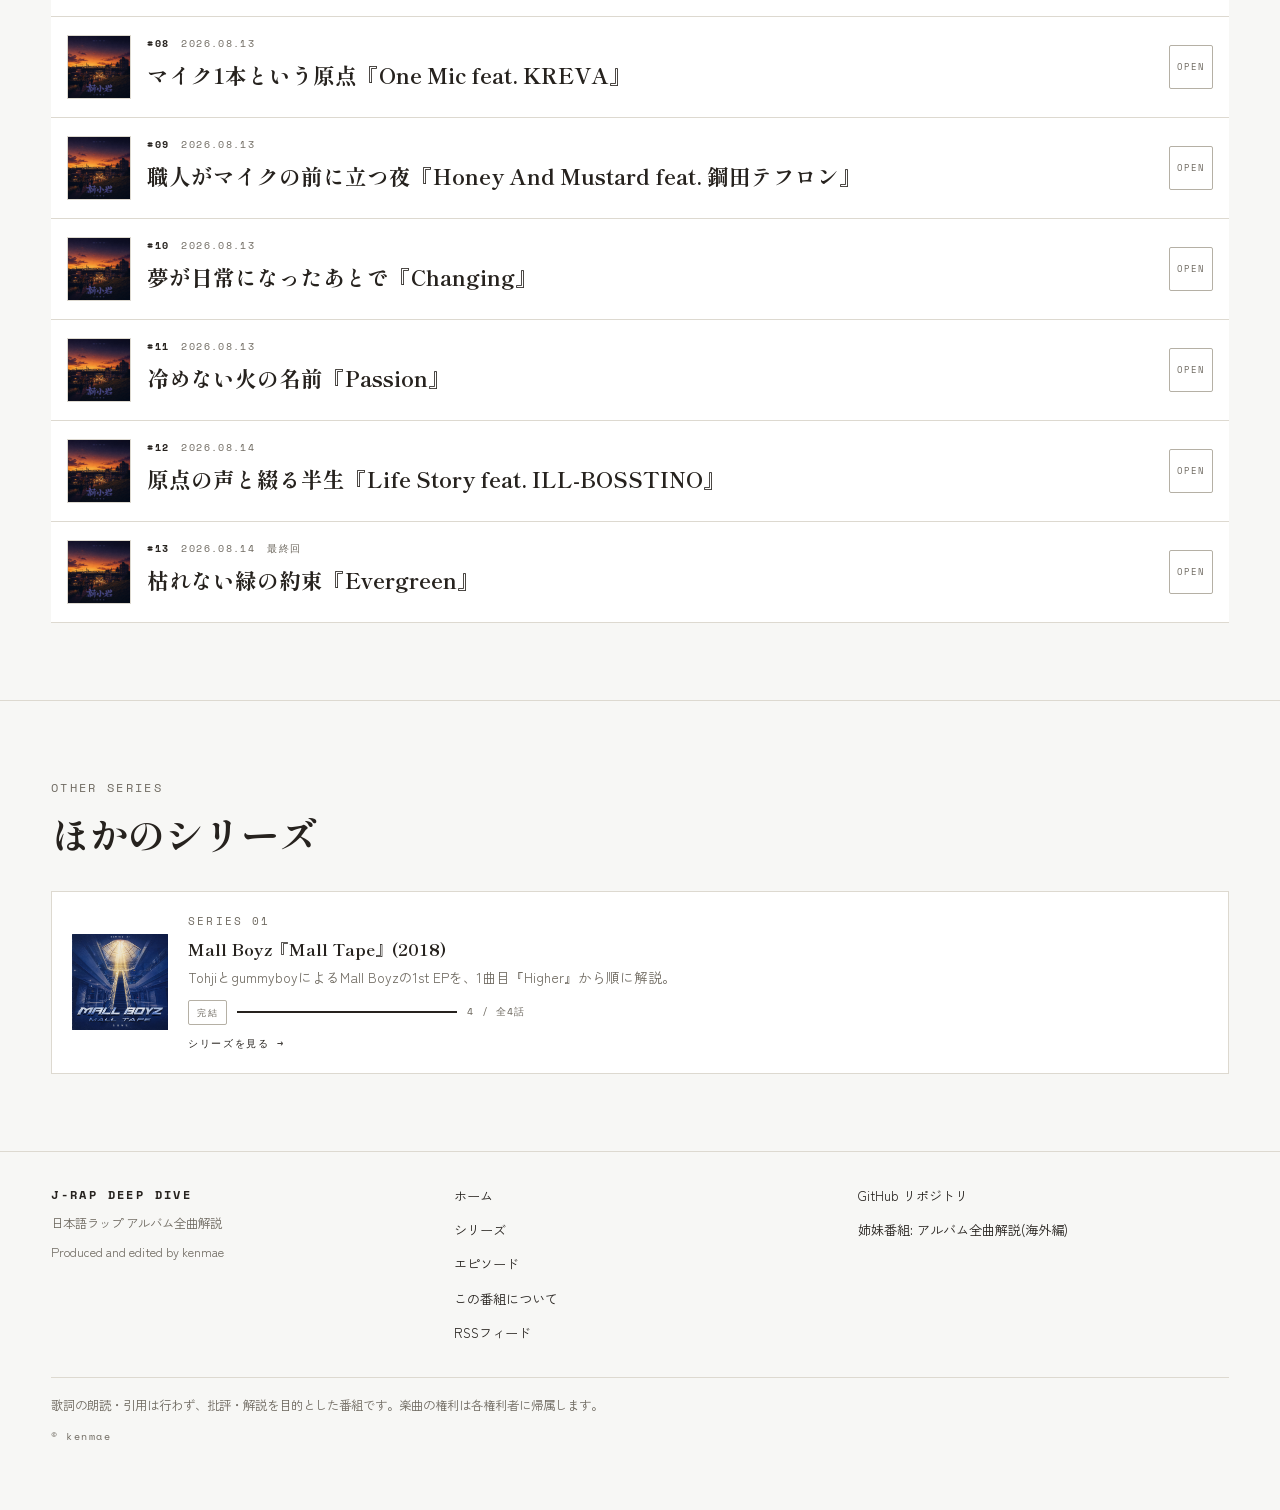
<file: docs/series/shinkoiwa/index.html>
<!DOCTYPE html>
<html lang="ja" data-base="../../" data-series-slug="shinkoiwa">
<head>
<meta charset="UTF-8">
<meta name="viewport" content="width=device-width, initial-scale=1.0">
<title>ZORN『新小岩』全曲解説 - 日本語ラップ アルバム全曲解説</title>
<meta name="description" content="ZORNが2020年に発表したアルバム『新小岩』を全13曲、1話1曲で解説するシリーズ。地元・新小岩を名乗ることから始まる、生活と地元の物語を1曲ずつ読み解きます。">
<meta property="og:type" content="website">
<meta property="og:title" content="ZORN『新小岩』全曲解説 | J-RAP DEEP DIVE">
<meta property="og:description" content="ZORNが2020年に発表したアルバム『新小岩』を全13曲、1話1曲で解説するシリーズ。">
<meta property="og:image" content="https://kenmae-arch.github.io/podcast_automation_jrap/art/shinkoiwa.jpg">
<link rel="canonical" href="https://kenmae-arch.github.io/podcast_automation_jrap/series/shinkoiwa/">
<link rel="alternate" type="application/rss+xml" title="RSS" href="../../feed.xml">
<link rel="icon" href="../../cover-v2.jpg">
<link rel="preconnect" href="https://fonts.googleapis.com">
<link rel="preconnect" href="https://fonts.gstatic.com" crossorigin>
<link rel="stylesheet" href="https://fonts.googleapis.com/css2?family=Shippori+Mincho+B1:wght@600;700;800&family=Space+Mono:wght@400;700&family=Zen+Kaku+Gothic+New:wght@400;500;700&display=swap">
<link rel="stylesheet" href="../../site-assets/site.css">
</head>
<body>

<a class="skip-link" href="#main">本文へスキップ</a>

<header class="site-header">
  <a class="brand" href="../../">
    <span class="brand__mark">J-RAP DEEP DIVE</span>
    <span class="brand__name">日本語ラップ アルバム全曲解説</span>
  </a>
  <nav class="site-nav" aria-label="メインナビゲーション">
    <a href="../../">HOME</a>
    <a href="../" aria-current="page">SERIES</a>
    <a href="../../episodes/">EPISODES</a>
    <a href="../../about/">ABOUT</a>
    <a href="../../feed.xml">RSS</a>
  </nav>
  <button class="menu-toggle" type="button" data-menu-toggle aria-expanded="false" aria-controls="mobile-menu" aria-label="メニューを開く">
    <span class="menu-toggle__bars" aria-hidden="true"><span></span><span></span><span></span><span></span></span>
    <span class="menu-toggle__label" aria-hidden="true">MENU</span>
  </button>
</header>

<main id="main">
  <div class="page-head" style="padding-bottom:0">
    <div class="page-head__grain" aria-hidden="true"></div>
    <div class="page-head__inner">
      <nav class="breadcrumb" aria-label="パンくずリスト">
        <a href="../../">HOME</a><span aria-hidden="true">/</span><a href="../">SERIES</a><span aria-hidden="true">/</span><span data-series-number>SERIES 02</span>
      </nav>
    </div>
  </div>

  <div class="series-hero">
    <div data-enter>
      <img class="series-hero__art" data-series-art
           src="../../art/shinkoiwa.jpg" width="600" height="600"
           alt="『新小岩』シリーズアートワーク。夕焼けの新小岩駅前通り商店街のアーケードと、高架を走る黄色い総武線">
    </div>
    <div data-enter style="--enter-delay:120ms">
      <div class="label" data-series-label>SERIES 02 — 連載中</div>
      <h1 class="series-hero__title" data-series-title>ZORN『新小岩』(2020)</h1>
      <p class="series-hero__lead" data-series-lead>2020年発表、ZORNの4thアルバム。生まれ育った新小岩の地名をそのままタイトルに掲げ、家族・仕事・地元の友人といった生活の手触りを、13曲かけて描き切った一枚。</p>
      <div class="series-hero__meta">
        <div class="counter">
          <span class="counter__num" data-countup data-series-count>11</span>
          <span class="counter__total" data-series-total>/ 全13話 公開</span>
        </div>
        <div class="waveform" data-waveform aria-hidden="true"></div>
      </div>
      <div class="progress" data-series-progress></div>
    </div>
  </div>

  <section class="section">
    <div class="container">
      <div class="section__head reveal">
        <div class="label">Episodes</div>
        <h2 class="section__title">全曲解説</h2>
        <p class="section__lead" data-series-note>各回は、その曲が『新小岩』というアルバムの中で果たしている役割を軸に構成しています。</p>
      </div>

      <div class="episode-list" data-series-episodes>
        <p class="empty">エピソードを読み込み中…</p>
      </div>
    </div>
  </section>

  <section class="section">
    <div class="container">
      <div class="section__head reveal">
        <div class="label">Other Series</div>
        <h2 class="section__title">ほかのシリーズ</h2>
      </div>
      <div class="series-list reveal" data-series-others style="--reveal-delay:80ms"></div>
    </div>
  </section>
</main>

<footer class="site-footer">
  <div class="site-footer__grid">
    <div>
      <div class="site-footer__mark">J-RAP DEEP DIVE</div>
      <div class="site-footer__name">日本語ラップ アルバム全曲解説</div>
      <div class="site-footer__name">Produced and edited by kenmae</div>
    </div>
    <nav class="site-footer__links" aria-label="フッターナビゲーション">
      <a href="../../">ホーム</a>
      <a href="../">シリーズ</a>
      <a href="../../episodes/">エピソード</a>
      <a href="../../about/">この番組について</a>
      <a href="../../feed.xml">RSSフィード</a>
    </nav>
    <nav class="site-footer__links" aria-label="関連リンク">
      <a href="https://github.com/kenmae-arch/podcast_automation_jrap">GitHub リポジトリ</a>
      <a href="https://kenmae-arch.github.io/podcast_automation_music/">姉妹番組: アルバム全曲解説(海外編)</a>
    </nav>
  </div>
  <p class="site-footer__rights">歌詞の朗読・引用は行わず、批評・解説を目的とした番組です。楽曲の権利は各権利者に帰属します。</p>
  <div class="site-footer__copy">© kenmae</div>
</footer>

<div class="menu-overlay" id="mobile-menu" data-menu hidden>
  <div class="menu-overlay__top">
    <span class="brand__mark">J-RAP DEEP DIVE</span>
    <button class="menu-overlay__close" type="button" data-menu-close aria-label="メニューを閉じる">CLOSE</button>
  </div>
  <nav class="menu-overlay__nav" aria-label="モバイルナビゲーション">
    <a href="../../"><span class="menu-overlay__num">01</span><span class="menu-overlay__ja">ホーム</span><span class="menu-overlay__en">HOME</span></a>
    <a href="../"><span class="menu-overlay__num">02</span><span class="menu-overlay__ja">シリーズ</span><span class="menu-overlay__en">SERIES</span></a>
    <a href="../../episodes/"><span class="menu-overlay__num">03</span><span class="menu-overlay__ja">エピソード</span><span class="menu-overlay__en">EPISODES</span></a>
    <a href="../../about/"><span class="menu-overlay__num">04</span><span class="menu-overlay__ja">この番組について</span><span class="menu-overlay__en">ABOUT</span></a>
    <a href="../../feed.xml"><span class="menu-overlay__num">05</span><span class="menu-overlay__ja">RSSで購読</span><span class="menu-overlay__en">RSS</span></a>
  </nav>
  <div class="menu-overlay__foot">名盤を、1曲ずつ。</div>
</div>

<script src="../../site-assets/site.js"></script>
<script src="../../site-assets/series-page.js"></script>
</body>
</html>
</file>
<file: docs/site-assets/site.css>
@charset "UTF-8";
/*
 * J-RAP DEEP DIVE — 共通スタイル
 *
 * design/DESIGN.md と Claude Design のハンドオフ「白盤・墨一色」に準拠。
 * 紙白 × 墨のモノクロ・エディトリアル。UIは無彩で統一し、色を持つのは
 * アートワークだけ。色・余白・書体・時間はすべて下のトークンを参照すること
 * (コンポーネント側でハードコードしない)。
 */

/* ── トークン ───────────────────────────────────────────── */
:root {
  --paper: #f7f7f5;
  --surface: #ffffff;
  --ink-text: #26221e;
  --muted: #6f6a61;
  --line: #ddd9d0;
  --line-strong: #b5b0a5;
  --stroke: #dcd8ce; /* 袋文字のストローク */

  --font-mincho: "Shippori Mincho B1", "Hiragino Mincho ProN", "Yu Mincho", serif;
  --font-sans: "Zen Kaku Gothic New", "Hiragino Sans", "Yu Gothic", sans-serif;
  --font-mono: "Space Mono", "SFMono-Regular", Consolas, monospace;

  --text-display: clamp(2.75rem, 1.4rem + 5.8vw, 6rem);
  --text-h1: clamp(2rem, 1.3rem + 3vw, 3.75rem);
  --text-h2: clamp(1.5rem, 1.2rem + 1.5vw, 2.5rem);
  --text-h3: clamp(1.1rem, 1rem + 0.5vw, 1.35rem);

  --space-1: 8px;
  --space-2: 16px;
  --space-3: 32px;
  --space-4: 64px;
  --space-5: 96px;

  --gutter: clamp(16px, 4vw, 64px);
  --gutter-tight: clamp(16px, 3vw, 32px);
  --container: 1440px;
  --reading: 42.5rem; /* 680px */

  --duration-fast: 140ms;
  --duration-base: 240ms;
  --duration-slow: 520ms;
  --duration-ambient: 1200ms;
  --ease-out: cubic-bezier(0.22, 1, 0.36, 1);
  --ease-in-out: cubic-bezier(0.65, 0, 0.35, 1);

  --noise: url("data:image/svg+xml,%3Csvg xmlns='http://www.w3.org/2000/svg' width='160' height='160'%3E%3Cfilter id='n'%3E%3CfeTurbulence type='fractalNoise' baseFrequency='0.9' numOctaves='2'/%3E%3C/filter%3E%3Crect width='160' height='160' filter='url(%23n)'/%3E%3C/svg%3E");
}

/* ── ベース ─────────────────────────────────────────────── */
*, *::before, *::after { box-sizing: border-box; }

html {
  /* SPA的なアンカー移動でヘッダーに潜り込まないようにする */
  scroll-padding-top: 88px;
}

body {
  margin: 0;
  background: var(--paper);
  color: var(--ink-text);
  font-family: var(--font-sans);
  font-size: 1rem;
  line-height: 1.85;
  -webkit-font-smoothing: antialiased;
  /* 320px でも横スクロールを出さない最後の砦 */
  overflow-x: hidden;
}

a { color: inherit; text-decoration: none; }
a:hover { opacity: .6; }
a:focus-visible,
button:focus-visible,
summary:focus-visible {
  outline: 2px solid var(--ink-text);
  outline-offset: 2px;
}

img { max-width: 100%; display: block; }

h1, h2, h3, h4 {
  font-family: var(--font-mincho);
  font-weight: 700;
  margin: 0;
  /* 日本語見出しを語中で折らない */
  line-break: strict;
  overflow-wrap: anywhere;
}

p { margin: 0; }

/* 折り返し位置を制御するためのインライン塊。language-agnostic に効く */
.nb { display: inline-block; }

/* ── 共通パーツ ──────────────────────────────────────────── */
.mono {
  font-family: var(--font-mono);
  letter-spacing: .16em;
  font-size: .66rem;
  color: var(--muted);
}

.label {
  font-family: var(--font-mono);
  font-size: .72rem;
  letter-spacing: .2em;
  color: var(--muted);
  text-transform: uppercase;
}

.container {
  max-width: var(--container);
  margin-inline: auto;
  padding-inline: var(--gutter);
}

.section {
  padding-block: clamp(40px, 6vw, var(--space-5));
  border-top: 1px solid var(--line);
}

.section__head { margin-bottom: var(--space-3); }
.section__title { font-size: var(--text-h2); line-height: 1.3; margin-top: 10px; }
.section__lead {
  color: var(--muted);
  font-size: .95rem;
  max-width: var(--reading);
  margin-top: var(--space-2);
}

.btn {
  display: inline-flex;
  align-items: center;
  justify-content: center;
  gap: 8px;
  min-height: 44px;
  padding: 12px 24px;
  border: 1px solid var(--ink-text);
  border-radius: 2px;
  background: var(--ink-text);
  color: var(--paper);
  font-family: var(--font-sans);
  font-weight: 700;
  font-size: .9rem;
  cursor: pointer;
  transition: opacity var(--duration-base) var(--ease-out),
              background-color var(--duration-base) var(--ease-out),
              color var(--duration-base) var(--ease-out);
}
.btn:hover { opacity: .85; }

.btn--ghost {
  background: transparent;
  color: var(--ink-text);
  border-color: var(--line-strong);
}
.btn--ghost:hover {
  opacity: 1;
  background: var(--ink-text);
  color: var(--paper);
  border-color: var(--ink-text);
}

.card {
  background: var(--surface);
  border: 1px solid var(--line);
  border-radius: 0;
}

/* 視覚的に隠すがスクリーンリーダーには読ませる */
.visually-hidden {
  position: absolute;
  width: 1px; height: 1px;
  padding: 0; margin: -1px;
  overflow: hidden;
  clip: rect(0 0 0 0);
  white-space: nowrap;
  border: 0;
}

.skip-link {
  position: absolute;
  left: 8px; top: -60px;
  z-index: 100;
  padding: 10px 16px;
  background: var(--ink-text);
  color: var(--paper);
  font-family: var(--font-mono);
  font-size: .7rem;
  letter-spacing: .1em;
  transition: top var(--duration-base) var(--ease-out);
}
.skip-link:focus { top: 8px; opacity: 1; }

/* ── ヘッダー ───────────────────────────────────────────── */
.site-header {
  position: relative;
  z-index: 20;
  display: flex;
  justify-content: space-between;
  align-items: center;
  gap: 12px;
  padding: 12px var(--gutter-tight);
  border-bottom: 1px solid var(--line);
}

.brand {
  display: flex;
  align-items: baseline;
  gap: 14px;
  flex-wrap: wrap;
  min-width: 0;
  /* ロゴのタップ領域を 44px 確保する */
  min-height: 44px;
  align-content: center;
}
.brand__mark {
  font-family: var(--font-mono);
  font-size: .75rem;
  letter-spacing: .2em;
  font-weight: 700;
  white-space: nowrap;
}
.brand__name {
  font-size: .72rem;
  color: var(--muted);
  white-space: nowrap;
}
/* 480px 未満は正式名称を落として横溢れを防ぐ(アクセシブルネームは維持) */
@media (max-width: 479px) {
  .brand__name { display: none; }
}

.site-nav {
  display: flex;
  gap: clamp(12px, 2.5vw, 26px);
  flex-wrap: wrap;
  font-family: var(--font-mono);
  font-size: .66rem;
  letter-spacing: .15em;
}
.site-nav a { padding-block: 4px; }
.site-nav a[aria-current="page"] {
  border-bottom: 1px solid var(--ink-text);
}

/* 波形のメニューボタン(横三本線は使わない) */
.menu-toggle {
  width: 44px; height: 44px;
  flex: none;
  display: none;
  flex-direction: column;
  align-items: center;
  justify-content: center;
  gap: 3px;
  padding: 0;
  background: var(--paper);
  border: 1px solid var(--line-strong);
  border-radius: 2px;
  cursor: pointer;
}
.menu-toggle__bars {
  display: flex;
  align-items: flex-end;
  gap: 2.5px;
  height: 14px;
}
.menu-toggle__bars span {
  display: block;
  width: 2.5px;
  background: var(--ink-text);
  transform-origin: bottom;
  animation: pulse 1.1s var(--ease-in-out) infinite alternate;
}
.menu-toggle__bars span:nth-child(1) { height: 8px;  animation-delay: 0ms; }
.menu-toggle__bars span:nth-child(2) { height: 14px; animation-delay: 180ms; }
.menu-toggle__bars span:nth-child(3) { height: 11px; animation-delay: 360ms; }
.menu-toggle__bars span:nth-child(4) { height: 6px;  animation-delay: 540ms; }
.menu-toggle__label {
  font-family: var(--font-mono);
  font-size: .5rem;
  letter-spacing: .14em;
  color: var(--muted);
}

@media (max-width: 639px) {
  .site-nav { display: none; }
  .menu-toggle { display: flex; }
  /* 404 のようにメニューを持たないページでは、ナビをそのまま折り返して残す */
  .site-nav--always { display: flex; }
}

/* ── モバイルメニュー ─────────────────────────────────────── */
.menu-overlay {
  position: fixed;
  inset: 0;
  z-index: 60;
  background: var(--paper);
  color: var(--ink-text);
  display: flex;
  flex-direction: column;
  padding: 12px var(--gutter-tight) 24px;
  overflow-y: auto;
}
.menu-overlay[hidden] { display: none; }

.menu-overlay__top {
  display: flex;
  justify-content: space-between;
  align-items: center;
  gap: 12px;
  border-bottom: 1px solid var(--line);
  padding-bottom: 12px;
}
.menu-overlay__close {
  width: 44px; height: 44px;
  flex: none;
  background: var(--ink-text);
  color: var(--paper);
  border: 1px solid var(--ink-text);
  border-radius: 2px;
  cursor: pointer;
  font-family: var(--font-mono);
  font-size: .55rem;
  letter-spacing: .1em;
}
.menu-overlay__nav {
  flex: 1;
  display: flex;
  flex-direction: column;
  justify-content: center;
}
.menu-overlay__nav a {
  display: flex;
  align-items: baseline;
  gap: 16px;
  padding: 18px 4px;
  border-bottom: 1px solid var(--line);
  min-height: 44px;
}
.menu-overlay__num {
  font-family: var(--font-mono);
  font-size: .66rem;
  letter-spacing: .16em;
  color: var(--muted);
}
.menu-overlay__ja {
  font-family: var(--font-mincho);
  font-weight: 700;
  font-size: 1.5rem;
}
.menu-overlay__en {
  font-family: var(--font-mono);
  font-size: .6rem;
  letter-spacing: .16em;
  color: var(--muted);
  margin-left: auto;
}
.menu-overlay__foot {
  font-family: var(--font-mono);
  font-size: .62rem;
  letter-spacing: .1em;
  color: var(--muted);
  line-height: 1.8;
}

/* ── ヒーロー(HOME) ────────────────────────────────────── */
.hero {
  position: relative;
  min-height: 86svh;
  display: flex;
  flex-direction: column;
  overflow: hidden;
}

/* 墨煙。WebGL が使えないときはこの radial-gradient が最終形になる */
.hero__ink {
  position: absolute;
  inset: 0;
  overflow: hidden;
  background:
    radial-gradient(120% 80% at 72% 0%, rgba(17, 16, 15, .42), transparent 60%),
    radial-gradient(90% 70% at 18% 8%, rgba(17, 16, 15, .30), transparent 55%),
    radial-gradient(70% 60% at 92% 34%, rgba(17, 16, 15, .22), transparent 60%);
}
.hero__ink canvas {
  position: absolute;
  inset: 0;
  width: 100%;
  height: 100%;
}

/* 墨煙は上ほど濃い。ヘッダーの小さな文字が乗る帯だけ紙を戻して可読性を確保する */
.hero__scrim {
  position: absolute;
  inset: 0 0 auto 0;
  height: 200px;
  pointer-events: none;
  background: linear-gradient(to bottom, var(--paper) 0%, rgba(247, 247, 245, .72) 46%, transparent 100%);
}

.hero__grain {
  position: absolute;
  inset: 0;
  pointer-events: none;
  opacity: .04;
  background-image: var(--noise);
}

.hero__main {
  position: relative;
  flex: 1;
  display: grid;
  grid-template-columns: repeat(auto-fit, minmax(min(100%, 340px), 1fr));
  gap: clamp(28px, 4vw, 72px);
  align-items: center;
  padding: clamp(28px, 5vw, var(--space-4)) var(--gutter);
  max-width: var(--container);
  margin-inline: auto;
  width: 100%;
}

.hero__col {
  display: flex;
  flex-direction: column;
  gap: clamp(18px, 2.5vw, 28px);
  min-width: 0;
}

.hero__kicker {
  font-family: var(--font-mono);
  font-size: .72rem;
  letter-spacing: .2em;
  color: var(--muted);
}

.hero__title {
  font-family: var(--font-mincho);
  font-weight: 800;
  font-size: var(--text-display);
  line-height: 1.15;
  letter-spacing: .02em;
}

.hero__lead {
  font-size: .98rem;
  line-height: 1.85;
  color: var(--muted);
  max-width: 34em;
}

.hero__actions { display: flex; gap: 16px; flex-wrap: wrap; }

.hero__aside { position: relative; min-width: 0; }

/* 袋文字の縦組み。装飾なのでスクリーンリーダーからは隠す */
.hero__ghost {
  position: absolute;
  top: -28px;
  right: -14px;
  height: 130%;
  writing-mode: vertical-rl;
  font-family: var(--font-mincho);
  font-weight: 700;
  font-size: clamp(2.4rem, 1rem + 4.4vw, 4.6rem);
  line-height: 1;
  letter-spacing: .1em;
  color: transparent;
  -webkit-text-stroke: 1px var(--stroke);
  pointer-events: none;
  user-select: none;
  white-space: nowrap;
  overflow: hidden;
}
/* 縦組みの袋文字は右カラムがあってこその装飾。1カラムに畳んだら出さない */
@media (max-width: 639px) {
  .hero__ghost { display: none; }
}

.art-card {
  position: relative;
  background: var(--surface);
  border: 1px solid var(--line);
  /* 下だけ厚いのは、看板プレートが -26px 食い込んでもキャプションが隠れないようにするため */
  padding: 14px 14px 46px;
  margin-right: clamp(0px, 3vw, 40px);
}
.art-card__img {
  aspect-ratio: 1;
  width: 100%;
  /* height 属性(presentational hint)を打ち消さないと aspect-ratio が効かない */
  height: auto;
  object-fit: cover;
  background: var(--paper);
}
.art-card__meta {
  display: flex;
  justify-content: space-between;
  gap: 12px;
  margin-top: 12px;
  font-family: var(--font-mono);
  font-size: .62rem;
  letter-spacing: .16em;
  color: var(--muted);
}
.art-card__meta span:last-child {
  min-width: 0;
  overflow: hidden;
  text-overflow: ellipsis;
  white-space: nowrap;
}

/* 看板プレート */
.plate {
  position: relative;
  margin: -26px clamp(16px, 4vw, 56px) 0 0;
  background: var(--surface);
  border: 1px solid var(--line);
  border-top: 2px solid var(--ink-text);
  padding: 16px 18px;
  max-width: 520px;
}
.plate__label {
  font-family: var(--font-mono);
  font-size: .66rem;
  letter-spacing: .2em;
  color: var(--muted);
}
.plate__headline {
  margin-top: 8px;
  font-weight: 700;
  font-size: clamp(.92rem, .8rem + .5vw, 1.1rem);
  line-height: 1.5;
}
.plate__foot {
  margin-top: 12px;
  display: flex;
  align-items: flex-end;
  justify-content: space-between;
  gap: 16px;
  flex-wrap: wrap;
}

.counter {
  font-family: var(--font-mono);
  line-height: 1;
  display: flex;
  align-items: baseline;
  gap: 6px;
}
.counter__num {
  font-size: clamp(1.9rem, 1.3rem + 2vw, 2.8rem);
  font-weight: 700;
  color: var(--ink-text);
  /* カウントアップで桁が変わっても幅が跳ねないように */
  font-variant-numeric: tabular-nums;
}
.counter__total {
  font-size: .74rem;
  color: var(--muted);
  white-space: nowrap;
}

.waveform {
  display: flex;
  align-items: flex-end;
  gap: 3px;
  height: 38px;
  flex: none;
}
.waveform span {
  display: block;
  width: 3px;
  background: var(--ink-text);
  opacity: .75;
  transform-origin: bottom;
  animation: pulse 1.1s var(--ease-in-out) infinite alternate;
}

.hero__keywords {
  position: relative;
  border-top: 1px solid var(--line);
  padding: 10px var(--gutter-tight);
  font-family: var(--font-mono);
  font-size: .6rem;
  letter-spacing: .2em;
  color: var(--muted);
  text-transform: uppercase;
}

/* ── 下層ページのヘッダー ─────────────────────────────────── */
.page-head {
  position: relative;
  padding: clamp(32px, 5vw, 72px) var(--gutter) clamp(28px, 4vw, 56px);
  max-width: var(--container);
  margin-inline: auto;
  overflow: hidden;
}
.page-head__grain {
  position: absolute;
  inset: 0;
  pointer-events: none;
  opacity: .035;
  background-image: var(--noise);
}
.page-head__inner { position: relative; }
.page-head__title {
  font-size: var(--text-h1);
  line-height: 1.2;
  letter-spacing: .02em;
  margin-top: 12px;
}
.page-head__lead {
  margin-top: var(--space-2);
  color: var(--muted);
  font-size: .98rem;
  max-width: var(--reading);
}

.breadcrumb {
  font-family: var(--font-mono);
  font-size: .62rem;
  letter-spacing: .16em;
  color: var(--muted);
  display: flex;
  gap: 8px;
  flex-wrap: wrap;
  align-items: center;
}
.breadcrumb a { text-decoration: none; }

/* ── シリーズ ───────────────────────────────────────────── */
.series-list {
  display: grid;
  gap: var(--space-2);
}

.series-card {
  display: flex;
  gap: 20px;
  align-items: center;
  background: var(--surface);
  border: 1px solid var(--line);
  padding: 20px;
  transition: border-color var(--duration-base) var(--ease-out);
}
a.series-card:hover { opacity: 1; border-color: var(--line-strong); }
.series-card__art {
  width: 96px; height: 96px;
  flex: none;
  object-fit: cover;
  background: var(--paper);
}
.series-card__body { min-width: 0; }
.series-card__num {
  font-family: var(--font-mono);
  font-size: .66rem;
  letter-spacing: .2em;
  color: var(--muted);
}
.series-card__title {
  font-family: var(--font-mincho);
  font-weight: 700;
  font-size: 1.05rem;
  margin: 6px 0 4px;
  line-height: 1.5;
}
.series-card__desc {
  font-size: .85rem;
  line-height: 1.7;
  color: var(--muted);
}
.series-card__more {
  margin-top: 10px;
  font-family: var(--font-mono);
  font-size: .62rem;
  letter-spacing: .16em;
}
@media (max-width: 479px) {
  .series-card { flex-direction: column; align-items: flex-start; gap: 14px; }
  .series-card__art { width: 88px; height: 88px; }
}

/* 進捗バー */
.progress {
  margin-top: 10px;
  display: flex;
  align-items: center;
  gap: 10px;
  font-family: var(--font-mono);
  font-size: .62rem;
  letter-spacing: .12em;
  color: var(--muted);
}
.progress__track {
  position: relative;
  flex: 1;
  min-width: 60px;
  max-width: 220px;
  height: 2px;
  background: var(--line);
}
.progress__bar {
  position: absolute;
  inset: 0 auto 0 0;
  background: var(--ink-text);
  width: 0;
  transition: width var(--duration-ambient) var(--ease-out);
}

.status-tag {
  display: inline-block;
  font-family: var(--font-mono);
  font-size: .58rem;
  letter-spacing: .16em;
  padding: 3px 8px;
  border: 1px solid var(--line-strong);
  border-radius: 2px;
  color: var(--muted);
  white-space: nowrap;
}
.status-tag--running {
  border-color: var(--ink-text);
  color: var(--paper);
  background: var(--ink-text);
}

/* シリーズ詳細のヒーロー */
.series-hero {
  display: grid;
  grid-template-columns: repeat(auto-fit, minmax(min(100%, 300px), 1fr));
  gap: clamp(24px, 4vw, 56px);
  align-items: center;
  padding: clamp(28px, 4vw, 56px) var(--gutter);
  max-width: var(--container);
  margin-inline: auto;
}
.series-hero__art {
  width: 100%;
  max-width: 420px;
  aspect-ratio: 1;
  height: auto; /* 同上。height 属性より author CSS を優先させる */
  object-fit: cover;
  border: 1px solid var(--line);
  background: var(--surface);
  padding: 12px;
}
.series-hero__title {
  font-size: var(--text-h1);
  line-height: 1.25;
  margin: 12px 0;
}
.series-hero__lead {
  color: var(--muted);
  font-size: .95rem;
  max-width: var(--reading);
}
.series-hero__meta {
  display: flex;
  gap: 20px;
  flex-wrap: wrap;
  align-items: flex-end;
  margin-top: var(--space-2);
}

/* ── エピソード ─────────────────────────────────────────── */
.episode-list {
  border-top: 1px solid var(--line);
}

.episode {
  border-bottom: 1px solid var(--line);
  background: var(--surface);
}

.episode__summary {
  display: flex;
  gap: 16px;
  align-items: flex-start;
  padding: 18px var(--space-2);
  cursor: pointer;
  list-style: none;
  min-height: 44px;
}
/* details/summary のデフォルトマーカーを消す */
.episode__summary::-webkit-details-marker { display: none; }
.episode__summary::marker { content: ""; }
.episode__summary:hover { background: var(--paper); }

.episode__art {
  width: 64px; height: 64px;
  flex: none;
  object-fit: cover;
  background: var(--paper);
  border: 1px solid var(--line);
}
.episode__body { min-width: 0; flex: 1; }
.episode__meta {
  display: flex;
  gap: 12px;
  align-items: center;
  flex-wrap: wrap;
  font-family: var(--font-mono);
  font-size: .62rem;
  letter-spacing: .14em;
  color: var(--muted);
}
.episode__no { color: var(--ink-text); font-weight: 700; }
.episode__title {
  font-family: var(--font-mincho);
  font-weight: 700;
  font-size: var(--text-h3);
  line-height: 1.5;
  margin: 6px 0 0;
}
.episode__series {
  font-size: .78rem;
  color: var(--muted);
  margin-top: 4px;
}
.episode__toggle {
  flex: none;
  align-self: center;
  width: 44px; height: 44px;
  display: flex;
  align-items: center;
  justify-content: center;
  border: 1px solid var(--line-strong);
  border-radius: 2px;
  font-family: var(--font-mono);
  font-size: .55rem;
  letter-spacing: .1em;
  color: var(--muted);
  transition: background-color var(--duration-base) var(--ease-out),
              color var(--duration-base) var(--ease-out);
}
.episode[open] .episode__toggle {
  background: var(--ink-text);
  color: var(--paper);
  border-color: var(--ink-text);
}

.episode__detail {
  padding: 0 var(--space-2) 22px;
  border-top: 1px dashed var(--line);
  margin-top: -1px;
}
.episode__desc {
  font-size: .9rem;
  line-height: 1.9;
  color: var(--muted);
  max-width: var(--reading);
  padding-top: 18px;
}
.episode__audio {
  width: 100%;
  margin-top: 16px;
  /* ネイティブプレーヤーの見た目は環境依存。周囲と喧嘩しない程度に馴染ませる */
  filter: grayscale(1);
}

/* ディープリンクで開いた回を軽く示す */
.episode:target {
  outline: 1px solid var(--ink-text);
  outline-offset: -1px;
}

.empty {
  padding: var(--space-3) 0;
  color: var(--muted);
  font-size: .9rem;
  text-align: center;
}

/* ── 本文(ABOUT等) ───────────────────────────────────── */
.prose {
  max-width: var(--reading);
  font-size: .98rem;
  line-height: 1.95;
}
.prose h2 {
  font-size: var(--text-h2);
  line-height: 1.35;
  margin: var(--space-4) 0 var(--space-2);
}
.prose h2:first-child { margin-top: 0; }
.prose h3 {
  font-size: var(--text-h3);
  margin: var(--space-3) 0 var(--space-1);
}
.prose p + p { margin-top: 1.2em; }
.prose ul { padding-left: 1.2em; margin: var(--space-2) 0; }
.prose li { margin-bottom: .5em; }
.prose a { border-bottom: 1px solid var(--line-strong); }
.prose strong { font-weight: 700; }

.definition {
  border-top: 1px solid var(--line);
  padding-top: var(--space-2);
  margin-top: var(--space-3);
  display: grid;
  gap: var(--space-2);
}
.definition__row {
  display: grid;
  grid-template-columns: minmax(0, 10rem) 1fr;
  gap: var(--space-2);
  align-items: baseline;
}
@media (max-width: 559px) {
  .definition__row { grid-template-columns: 1fr; gap: 2px; }
}
.definition__key {
  font-family: var(--font-mono);
  font-size: .64rem;
  letter-spacing: .16em;
  color: var(--muted);
}
.definition__val { font-size: .92rem; line-height: 1.8; }

/* ── 購読 ───────────────────────────────────────────────── */
.subscribe {
  display: flex;
  gap: var(--space-2);
  flex-wrap: wrap;
  align-items: center;
  margin-top: var(--space-3);
}
.subscribe__note {
  font-size: .82rem;
  color: var(--muted);
  max-width: var(--reading);
  margin-top: var(--space-2);
}

/* ── フッター ───────────────────────────────────────────── */
.site-footer {
  border-top: 1px solid var(--line);
  padding: var(--space-3) var(--gutter) var(--space-4);
  max-width: var(--container);
  margin-inline: auto;
}
.site-footer__grid {
  display: grid;
  grid-template-columns: repeat(auto-fit, minmax(min(100%, 260px), 1fr));
  gap: var(--space-3);
}
.site-footer__mark {
  font-family: var(--font-mono);
  font-size: .75rem;
  letter-spacing: .2em;
  font-weight: 700;
}
.site-footer__name { font-size: .78rem; color: var(--muted); margin-top: 6px; }
.site-footer__links {
  display: flex;
  flex-direction: column;
  gap: 10px;
  font-size: .82rem;
}
.site-footer__links a { min-height: 24px; display: inline-block; }
.site-footer__rights {
  margin-top: var(--space-3);
  padding-top: var(--space-2);
  border-top: 1px solid var(--line);
  font-size: .78rem;
  color: var(--muted);
  line-height: 1.9;
}
.site-footer__copy {
  margin-top: 10px;
  font-family: var(--font-mono);
  font-size: .6rem;
  letter-spacing: .16em;
  color: var(--muted);
}

/* ── 404 ────────────────────────────────────────────────── */
.notfound {
  min-height: 60svh;
  display: flex;
  flex-direction: column;
  justify-content: center;
  gap: var(--space-2);
  padding: var(--space-4) var(--gutter);
  max-width: var(--container);
  margin-inline: auto;
}
.notfound__code {
  font-family: var(--font-mono);
  font-size: clamp(3rem, 2rem + 6vw, 7rem);
  font-weight: 700;
  line-height: 1;
  letter-spacing: .04em;
}

/* ── モーション ─────────────────────────────────────────── */
@keyframes fadeUp {
  from { opacity: 0; transform: translateY(14px); }
  to   { opacity: 1; transform: translateY(0); }
}
@keyframes pulse {
  from { transform: scaleY(.35); }
  to   { transform: scaleY(1); }
}

/* 登場アニメーション。JS が動く環境でだけ初期状態を隠す(JS 無効でも本文は読める) */
.has-js [data-enter] {
  animation: fadeUp .8s var(--ease-out) both;
  animation-delay: var(--enter-delay, 0ms);
}

/* スクロールで現れる要素も同様。IO 非対応・JS 無効なら常時表示のまま */
.reveal { opacity: 1; }
.has-js .reveal {
  opacity: 0;
  transform: translateY(16px);
  transition: opacity var(--duration-slow) var(--ease-out),
              transform var(--duration-slow) var(--ease-out);
  transition-delay: var(--reveal-delay, 0ms);
}
.has-js .reveal.is-visible { opacity: 1; transform: none; }

@media (prefers-reduced-motion: reduce) {
  html { scroll-behavior: auto; }
  *, *::before, *::after {
    animation-duration: .01ms !important;
    animation-delay: 0ms !important;
    animation-iteration-count: 1 !important;
    transition-duration: .01ms !important;
    transition-delay: 0ms !important;
  }
  .has-js .reveal { opacity: 1; transform: none; }
}
</file>
